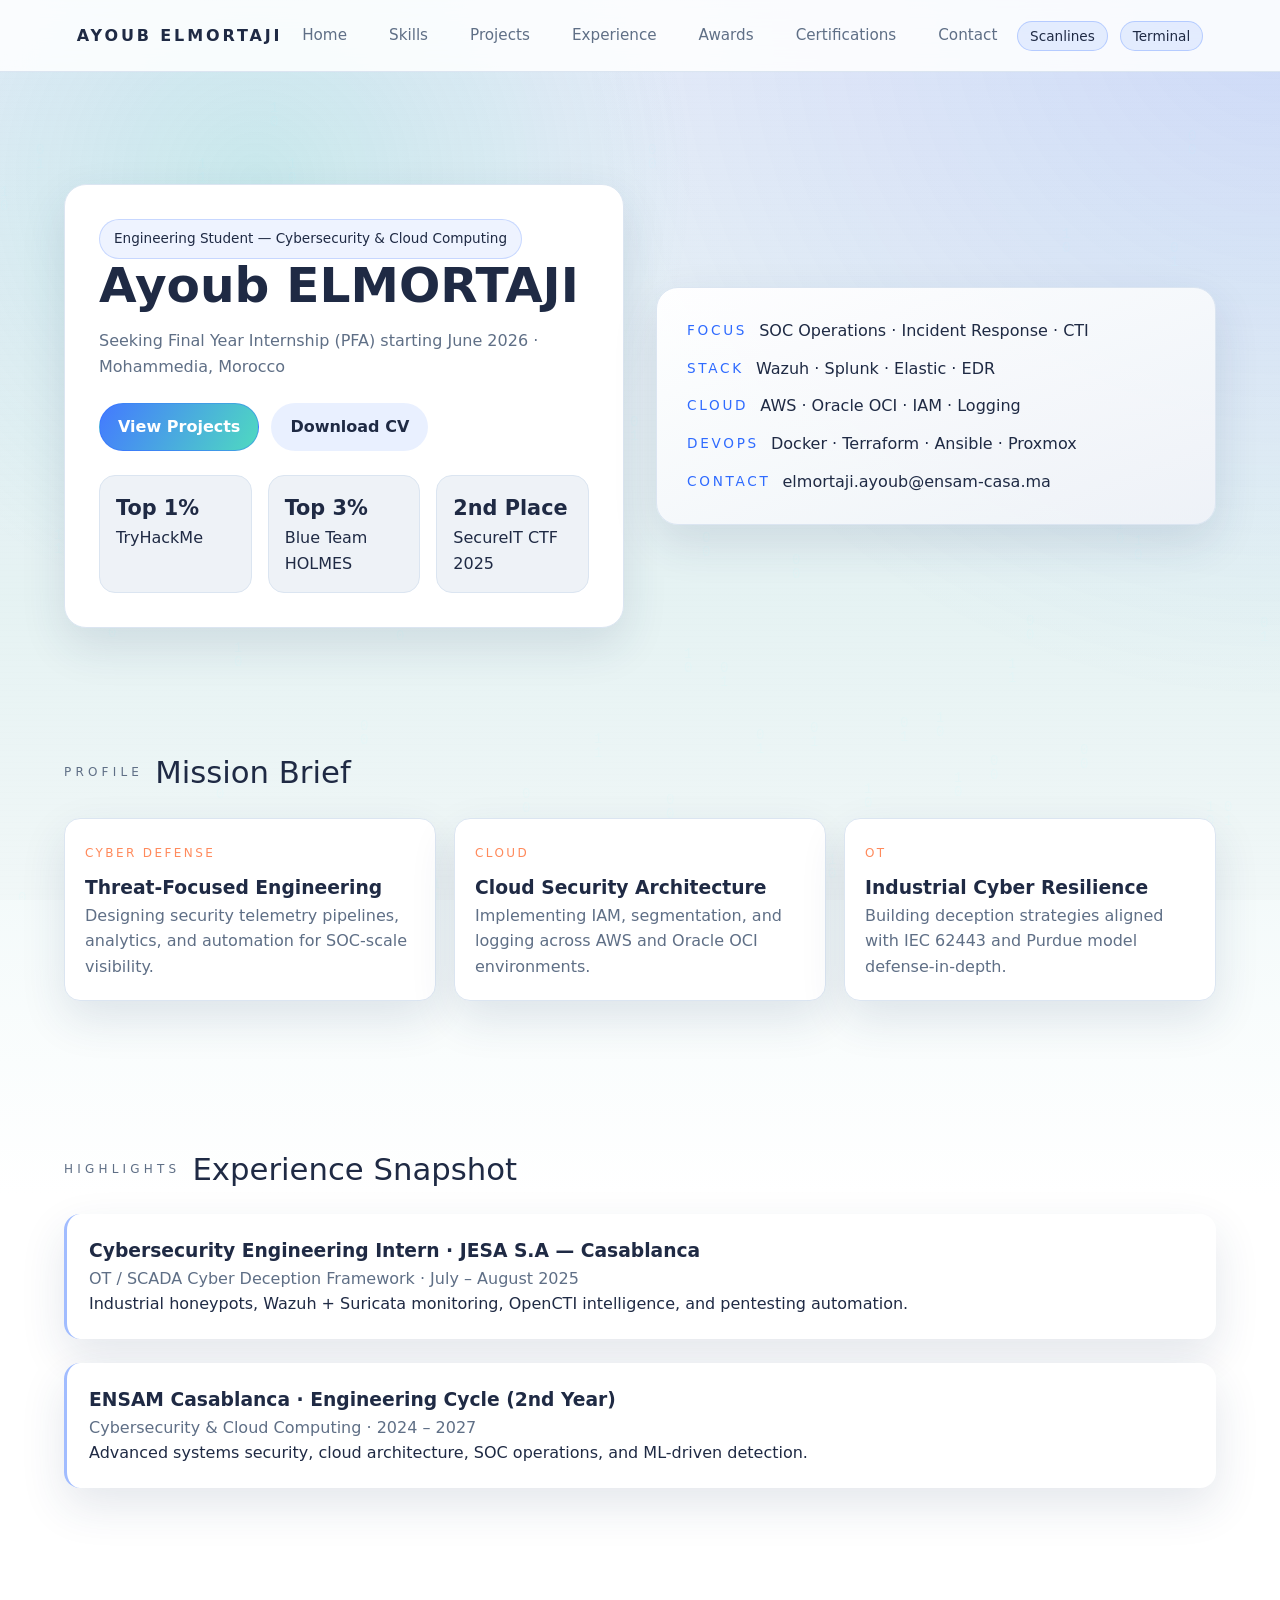
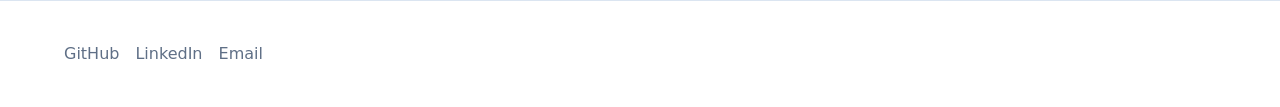
<file: index.html>
<!-- README: Cybersecurity & Cloud Computing portfolio for Ayoub ELMORTAJI. Open this file directly in your browser. -->
<!DOCTYPE html>
<html lang="en">
<head>
  <meta charset="UTF-8">
  <meta name="viewport" content="width=device-width, initial-scale=1.0">
  <meta name="description" content="Ayoub ELMORTAJI — Cybersecurity & Cloud Computing portfolio. SOC, cloud, and security engineering projects.">
  <meta name="keywords" content="cybersecurity, cloud computing, SOC, SIEM, OT, SCADA, portfolio">
  <meta name="author" content="Ayoub ELMORTAJI">
  <title>Ayoub ELMORTAJI | Cybersecurity & Cloud Computing</title>
  <link rel="stylesheet" href="assets/css/style.css">
</head>
<body>
  <a class="skip-link" href="#main">Skip to content</a>
  <canvas class="canvas-layer" data-canvas aria-hidden="true"></canvas>
  <div class="scanlines" aria-hidden="true"></div>

  <header class="navbar">
    <div class="brand">Ayoub ELMORTAJI</div>
    <nav aria-label="Primary">
      <div class="nav-links">
        <a href="index.html">Home</a>
        <a href="skills.html">Skills</a>
        <a href="projects.html">Projects</a>
        <a href="experience.html">Experience</a>
        <a href="awards.html">Awards</a>
        <a href="certifications.html">Certifications</a>
        <a href="contact.html">Contact</a>
      </div>
    </nav>
    <div class="nav-actions">
      <button class="nav-toggle" type="button" data-nav-toggle aria-label="Toggle navigation" aria-expanded="false">Menu</button>
      <button class="toggle" type="button" data-scanlines-toggle aria-label="Toggle scanlines">Scanlines</button>
      <button class="toggle" type="button" data-terminal-toggle aria-label="Toggle terminal mode">Terminal</button>
    </div>
  </header>

  <main id="main">
    <section class="container hero">
      <div class="hero-card">
        <p class="badge">Engineering Student — Cybersecurity & Cloud Computing</p>
        <h1 class="hero-title glitch" data-text="Ayoub ELMORTAJI">Ayoub ELMORTAJI</h1>
        <p class="hero-subtitle">Seeking Final Year Internship (PFA) starting June 2026 · Mohammedia, Morocco</p>
        <div class="cta-group">
          <a class="btn primary" href="projects.html">View Projects</a>
          <a class="btn" href="cv.pdf" download>Download CV</a>
        </div>
        <div class="hero-metrics">
          <div class="metric">
            <h3>Top 1%</h3>
            <p>TryHackMe</p>
          </div>
          <div class="metric">
            <h3>Top 3%</h3>
            <p>Blue Team HOLMES</p>
          </div>
          <div class="metric">
            <h3>2nd Place</h3>
            <p>SecureIT CTF 2025</p>
          </div>
        </div>
      </div>
      <div class="hero-visual">
        <ul>
          <li><span>FOCUS</span> SOC Operations · Incident Response · CTI</li>
          <li><span>STACK</span> Wazuh · Splunk · Elastic · EDR</li>
          <li><span>CLOUD</span> AWS · Oracle OCI · IAM · Logging</li>
          <li><span>DEVOPS</span> Docker · Terraform · Ansible · Proxmox</li>
          <li><span>CONTACT</span> elmortaji.ayoub@ensam-casa.ma</li>
        </ul>
      </div>
    </section>

    <section class="section">
      <div class="container">
        <div class="section-title"><span>Profile</span> Mission Brief</div>
        <div class="card-grid">
          <article class="card">
            <div class="tag">Cyber Defense</div>
            <h3>Threat-Focused Engineering</h3>
            <p class="muted">Designing security telemetry pipelines, analytics, and automation for SOC-scale visibility.</p>
          </article>
          <article class="card">
            <div class="tag">Cloud</div>
            <h3>Cloud Security Architecture</h3>
            <p class="muted">Implementing IAM, segmentation, and logging across AWS and Oracle OCI environments.</p>
          </article>
          <article class="card">
            <div class="tag">OT</div>
            <h3>Industrial Cyber Resilience</h3>
            <p class="muted">Building deception strategies aligned with IEC 62443 and Purdue model defense-in-depth.</p>
          </article>
        </div>
      </div>
    </section>

    <section class="section">
      <div class="container">
        <div class="section-title"><span>Highlights</span> Experience Snapshot</div>
        <div class="timeline">
          <div class="timeline-item">
            <h3>Cybersecurity Engineering Intern · JESA S.A — Casablanca</h3>
            <p class="muted">OT / SCADA Cyber Deception Framework · July – August 2025</p>
            <p>Industrial honeypots, Wazuh + Suricata monitoring, OpenCTI intelligence, and pentesting automation.</p>
          </div>
          <div class="timeline-item">
            <h3>ENSAM Casablanca · Engineering Cycle (2nd Year)</h3>
            <p class="muted">Cybersecurity & Cloud Computing · 2024 – 2027</p>
            <p>Advanced systems security, cloud architecture, SOC operations, and ML-driven detection.</p>
          </div>
        </div>
      </div>
    </section>
  </main>

  <footer class="footer">
    <div class="container footer-links">
      <a href="https://github.com/AyoubElmortaji" target="_blank" rel="noreferrer">GitHub</a>
      <a href="https://www.linkedin.com/in/ayoub-elmortaji-805ab1250" target="_blank" rel="noreferrer">LinkedIn</a>
      <a href="mailto:elmortaji.ayoub@ensam-casa.ma">Email</a>
    </div>
  </footer>

  <div class="terminal-overlay" role="dialog" aria-label="Terminal mode">
    <div class="terminal-header">
      Terminal Mode
      <span>ESC</span>
    </div>
    <div class="terminal-body" data-terminal-body></div>
    <div class="terminal-input">
      <span>&gt;</span>
      <input type="text" data-terminal-input aria-label="Terminal input" placeholder="Type a command">
    </div>
  </div>

  <div class="palette" role="dialog" aria-label="Command palette">
    <div class="palette-panel">
      <input type="text" data-palette-input placeholder="Type to navigate..." aria-label="Command palette input">
      <div class="palette-results" data-palette-results></div>
    </div>
  </div>

  <script src="assets/js/main.js"></script>
</body>
</html>
</file>
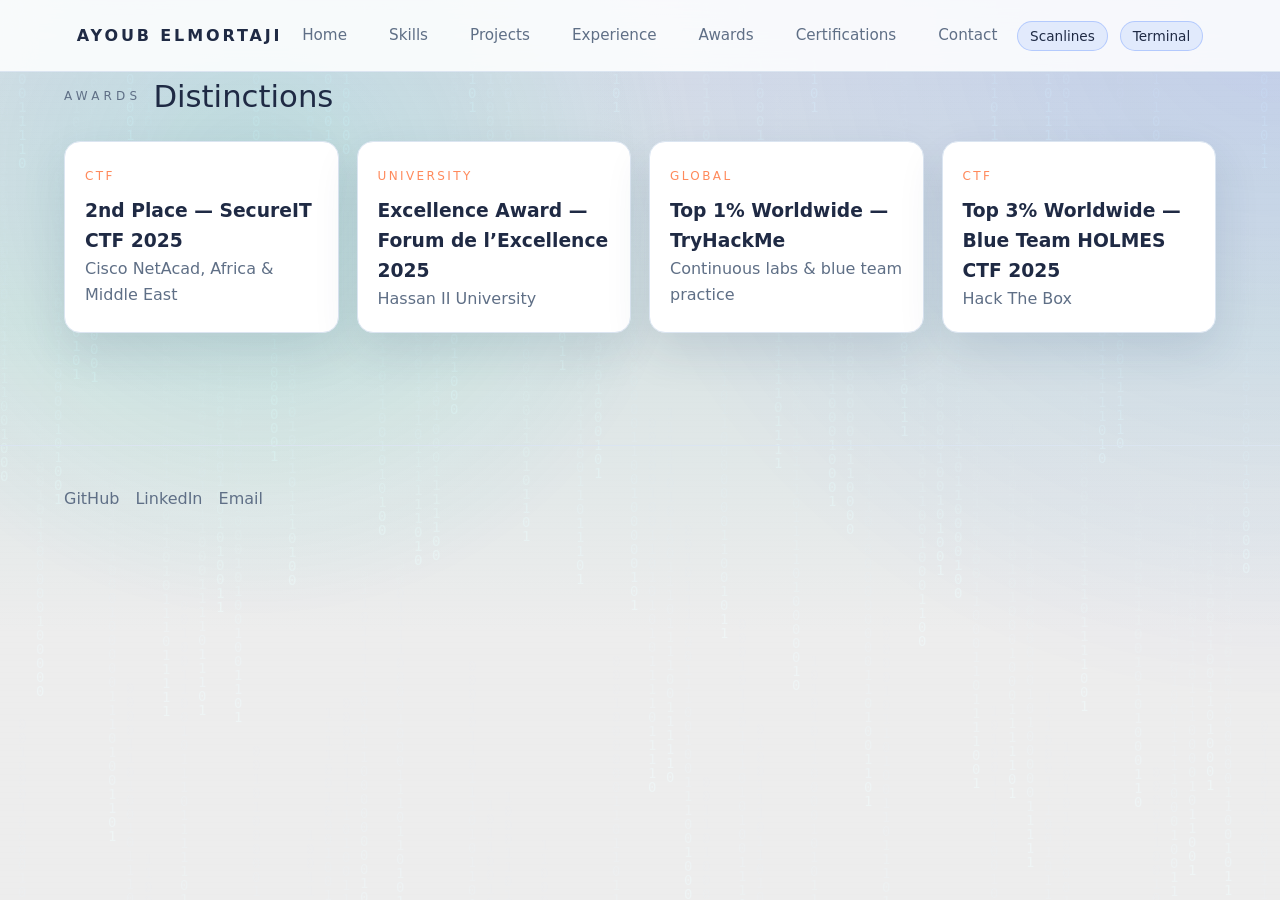
<file: awards.html>
<!DOCTYPE html>
<html lang="en">
<head>
  <meta charset="UTF-8">
  <meta name="viewport" content="width=device-width, initial-scale=1.0">
  <meta name="description" content="Awards and distinctions achieved by Ayoub ELMORTAJI.">
  <title>Awards | Ayoub ELMORTAJI</title>
  <link rel="stylesheet" href="assets/css/style.css">
</head>
<body>
  <a class="skip-link" href="#main">Skip to content</a>
  <canvas class="canvas-layer" data-canvas aria-hidden="true"></canvas>
  <div class="scanlines" aria-hidden="true"></div>

  <header class="navbar">
    <div class="brand">Ayoub ELMORTAJI</div>
    <nav aria-label="Primary">
      <div class="nav-links">
        <a href="index.html">Home</a>
        <a href="skills.html">Skills</a>
        <a href="projects.html">Projects</a>
        <a href="experience.html">Experience</a>
        <a href="awards.html">Awards</a>
        <a href="certifications.html">Certifications</a>
        <a href="contact.html">Contact</a>
      </div>
    </nav>
    <div class="nav-actions">
      <button class="nav-toggle" type="button" data-nav-toggle aria-label="Toggle navigation" aria-expanded="false">Menu</button>
      <button class="toggle" type="button" data-scanlines-toggle aria-label="Toggle scanlines">Scanlines</button>
      <button class="toggle" type="button" data-terminal-toggle aria-label="Toggle terminal mode">Terminal</button>
    </div>
  </header>

  <main id="main" class="section">
    <div class="container">
      <div class="section-title"><span>Awards</span> Distinctions</div>
      <div class="card-grid">
        <article class="card">
          <div class="tag">CTF</div>
          <h3>2nd Place — SecureIT CTF 2025</h3>
          <p class="muted">Cisco NetAcad, Africa & Middle East</p>
        </article>
        <article class="card">
          <div class="tag">University</div>
          <h3>Excellence Award — Forum de l’Excellence 2025</h3>
          <p class="muted">Hassan II University</p>
        </article>
        <article class="card">
          <div class="tag">Global</div>
          <h3>Top 1% Worldwide — TryHackMe</h3>
          <p class="muted">Continuous labs & blue team practice</p>
        </article>
        <article class="card">
          <div class="tag">CTF</div>
          <h3>Top 3% Worldwide — Blue Team HOLMES CTF 2025</h3>
          <p class="muted">Hack The Box</p>
        </article>
      </div>
    </div>
  </main>

  <footer class="footer">
    <div class="container footer-links">
      <a href="https://github.com/AyoubElmortaji" target="_blank" rel="noreferrer">GitHub</a>
      <a href="https://www.linkedin.com/in/ayoub-elmortaji-805ab1250" target="_blank" rel="noreferrer">LinkedIn</a>
      <a href="mailto:elmortaji.ayoub@ensam-casa.ma">Email</a>
    </div>
  </footer>

  <div class="terminal-overlay" role="dialog" aria-label="Terminal mode">
    <div class="terminal-header">
      Terminal Mode
      <span>ESC</span>
    </div>
    <div class="terminal-body" data-terminal-body></div>
    <div class="terminal-input">
      <span>&gt;</span>
      <input type="text" data-terminal-input aria-label="Terminal input" placeholder="Type a command">
    </div>
  </div>

  <div class="palette" role="dialog" aria-label="Command palette">
    <div class="palette-panel">
      <input type="text" data-palette-input placeholder="Type to navigate..." aria-label="Command palette input">
      <div class="palette-results" data-palette-results></div>
    </div>
  </div>

  <script src="assets/js/main.js"></script>
</body>
</html>
</file>
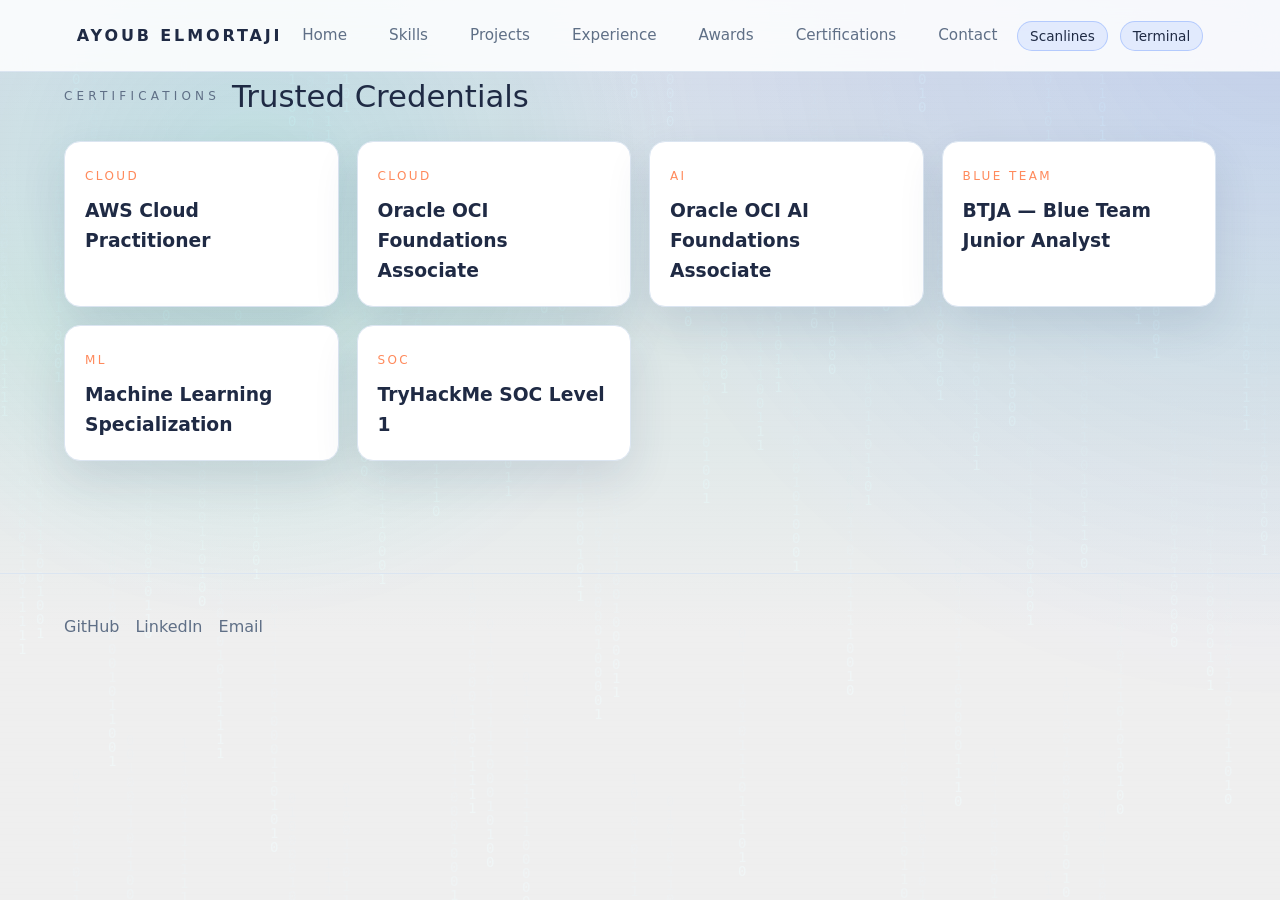
<file: certifications.html>
<!DOCTYPE html>
<html lang="en">
<head>
  <meta charset="UTF-8">
  <meta name="viewport" content="width=device-width, initial-scale=1.0">
  <meta name="description" content="Certifications earned by Ayoub ELMORTAJI in cloud and cybersecurity.">
  <title>Certifications | Ayoub ELMORTAJI</title>
  <link rel="stylesheet" href="assets/css/style.css">
</head>
<body>
  <a class="skip-link" href="#main">Skip to content</a>
  <canvas class="canvas-layer" data-canvas aria-hidden="true"></canvas>
  <div class="scanlines" aria-hidden="true"></div>

  <header class="navbar">
    <div class="brand">Ayoub ELMORTAJI</div>
    <nav aria-label="Primary">
      <div class="nav-links">
        <a href="index.html">Home</a>
        <a href="skills.html">Skills</a>
        <a href="projects.html">Projects</a>
        <a href="experience.html">Experience</a>
        <a href="awards.html">Awards</a>
        <a href="certifications.html">Certifications</a>
        <a href="contact.html">Contact</a>
      </div>
    </nav>
    <div class="nav-actions">
      <button class="nav-toggle" type="button" data-nav-toggle aria-label="Toggle navigation" aria-expanded="false">Menu</button>
      <button class="toggle" type="button" data-scanlines-toggle aria-label="Toggle scanlines">Scanlines</button>
      <button class="toggle" type="button" data-terminal-toggle aria-label="Toggle terminal mode">Terminal</button>
    </div>
  </header>

  <main id="main" class="section">
    <div class="container">
      <div class="section-title"><span>Certifications</span> Trusted Credentials</div>
      <div class="card-grid">
        <article class="card">
          <div class="tag">Cloud</div>
          <h3>AWS Cloud Practitioner</h3>
        </article>
        <article class="card">
          <div class="tag">Cloud</div>
          <h3>Oracle OCI Foundations Associate</h3>
        </article>
        <article class="card">
          <div class="tag">AI</div>
          <h3>Oracle OCI AI Foundations Associate</h3>
        </article>
        <article class="card">
          <div class="tag">Blue Team</div>
          <h3>BTJA — Blue Team Junior Analyst</h3>
        </article>
        <article class="card">
          <div class="tag">ML</div>
          <h3>Machine Learning Specialization</h3>
        </article>
        <article class="card">
          <div class="tag">SOC</div>
          <h3>TryHackMe SOC Level 1</h3>
        </article>
      </div>
    </div>
  </main>

  <footer class="footer">
    <div class="container footer-links">
      <a href="https://github.com/AyoubElmortaji" target="_blank" rel="noreferrer">GitHub</a>
      <a href="https://www.linkedin.com/in/ayoub-elmortaji-805ab1250" target="_blank" rel="noreferrer">LinkedIn</a>
      <a href="mailto:elmortaji.ayoub@ensam-casa.ma">Email</a>
    </div>
  </footer>

  <div class="terminal-overlay" role="dialog" aria-label="Terminal mode">
    <div class="terminal-header">
      Terminal Mode
      <span>ESC</span>
    </div>
    <div class="terminal-body" data-terminal-body></div>
    <div class="terminal-input">
      <span>&gt;</span>
      <input type="text" data-terminal-input aria-label="Terminal input" placeholder="Type a command">
    </div>
  </div>

  <div class="palette" role="dialog" aria-label="Command palette">
    <div class="palette-panel">
      <input type="text" data-palette-input placeholder="Type to navigate..." aria-label="Command palette input">
      <div class="palette-results" data-palette-results></div>
    </div>
  </div>

  <script src="assets/js/main.js"></script>
</body>
</html>
</file>
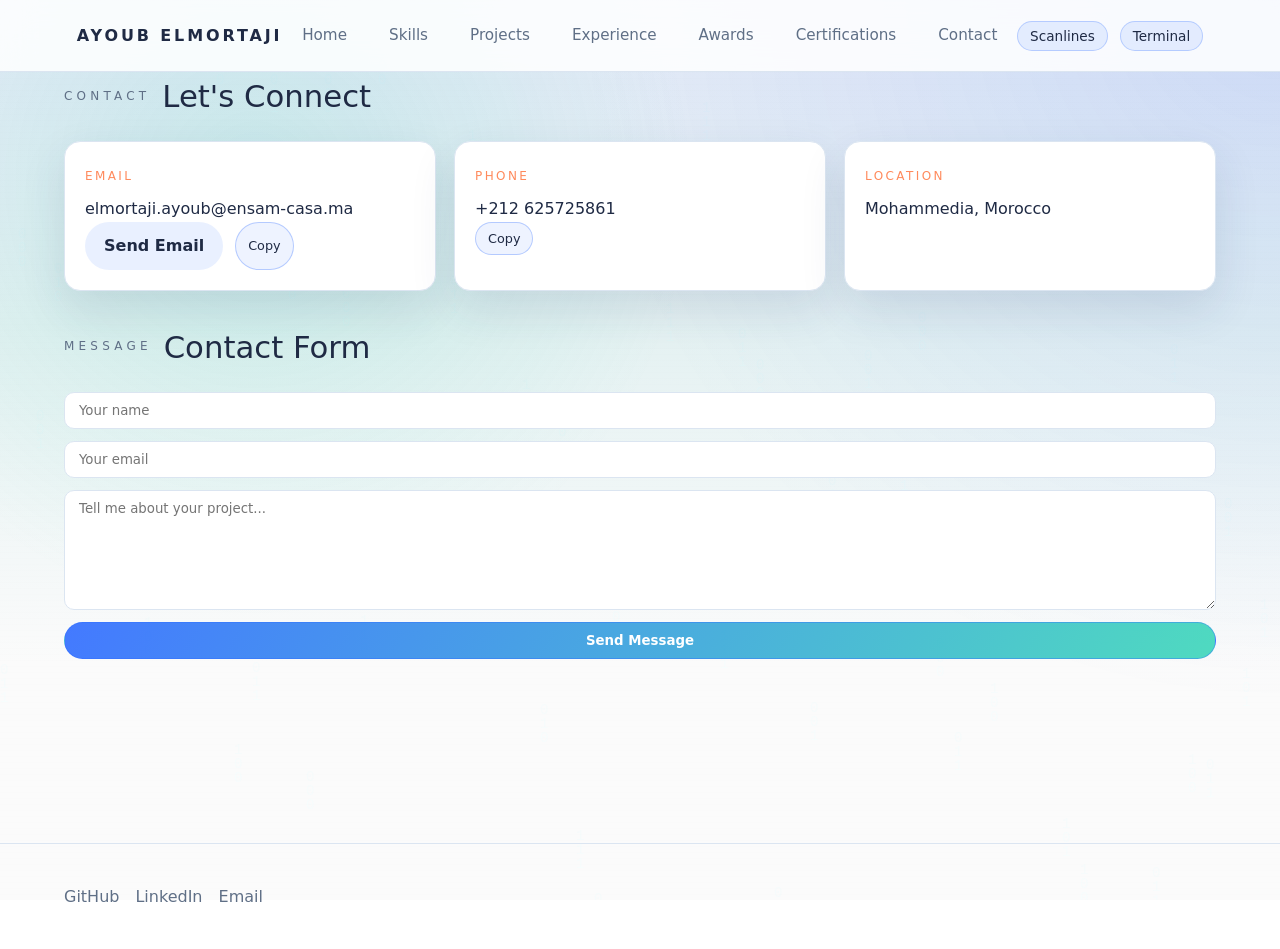
<file: contact.html>
<!DOCTYPE html>
<html lang="en">
<head>
  <meta charset="UTF-8">
  <meta name="viewport" content="width=device-width, initial-scale=1.0">
  <meta name="description" content="Contact Ayoub ELMORTAJI for cybersecurity and cloud opportunities.">
  <title>Contact | Ayoub ELMORTAJI</title>
  <link rel="stylesheet" href="assets/css/style.css">
</head>
<body>
  <a class="skip-link" href="#main">Skip to content</a>
  <canvas class="canvas-layer" data-canvas aria-hidden="true"></canvas>
  <div class="scanlines" aria-hidden="true"></div>

  <header class="navbar">
    <div class="brand">Ayoub ELMORTAJI</div>
    <nav aria-label="Primary">
      <div class="nav-links">
        <a href="index.html">Home</a>
        <a href="skills.html">Skills</a>
        <a href="projects.html">Projects</a>
        <a href="experience.html">Experience</a>
        <a href="awards.html">Awards</a>
        <a href="certifications.html">Certifications</a>
        <a href="contact.html">Contact</a>
      </div>
    </nav>
    <div class="nav-actions">
      <button class="nav-toggle" type="button" data-nav-toggle aria-label="Toggle navigation" aria-expanded="false">Menu</button>
      <button class="toggle" type="button" data-scanlines-toggle aria-label="Toggle scanlines">Scanlines</button>
      <button class="toggle" type="button" data-terminal-toggle aria-label="Toggle terminal mode">Terminal</button>
    </div>
  </header>

  <main id="main" class="section">
    <div class="container">
      <div class="section-title"><span>Contact</span> Let's Connect</div>
      <div class="card-grid">
        <article class="card">
          <div class="tag">Email</div>
          <p>elmortaji.ayoub@ensam-casa.ma</p>
          <div class="cta-group">
            <a class="btn" href="mailto:elmortaji.ayoub@ensam-casa.ma">Send Email</a>
            <button class="copy-btn" type="button" data-copy="elmortaji.ayoub@ensam-casa.ma">Copy</button>
          </div>
        </article>
        <article class="card">
          <div class="tag">Phone</div>
          <p>+212 625725861</p>
          <button class="copy-btn" type="button" data-copy="+212 625725861">Copy</button>
        </article>
        <article class="card">
          <div class="tag">Location</div>
          <p>Mohammedia, Morocco</p>
        </article>
      </div>

      <div class="section" style="padding-top: 32px;">
        <div class="section-title"><span>Message</span> Contact Form</div>
        <form class="form" aria-label="Contact form">
          <input class="input" type="text" name="name" placeholder="Your name" aria-label="Name">
          <input class="input" type="email" name="email" placeholder="Your email" aria-label="Email">
          <textarea class="input" name="message" placeholder="Tell me about your project..." aria-label="Message"></textarea>
          <button class="btn primary" type="submit">Send Message</button>
        </form>
      </div>
    </div>
  </main>

  <footer class="footer">
    <div class="container footer-links">
      <a href="https://github.com/AyoubElmortaji" target="_blank" rel="noreferrer">GitHub</a>
      <a href="https://www.linkedin.com/in/ayoub-elmortaji-805ab1250" target="_blank" rel="noreferrer">LinkedIn</a>
      <a href="mailto:elmortaji.ayoub@ensam-casa.ma">Email</a>
    </div>
  </footer>

  <div class="terminal-overlay" role="dialog" aria-label="Terminal mode">
    <div class="terminal-header">
      Terminal Mode
      <span>ESC</span>
    </div>
    <div class="terminal-body" data-terminal-body></div>
    <div class="terminal-input">
      <span>&gt;</span>
      <input type="text" data-terminal-input aria-label="Terminal input" placeholder="Type a command">
    </div>
  </div>

  <div class="palette" role="dialog" aria-label="Command palette">
    <div class="palette-panel">
      <input type="text" data-palette-input placeholder="Type to navigate..." aria-label="Command palette input">
      <div class="palette-results" data-palette-results></div>
    </div>
  </div>

  <script src="assets/js/main.js"></script>
</body>
</html>
</file>
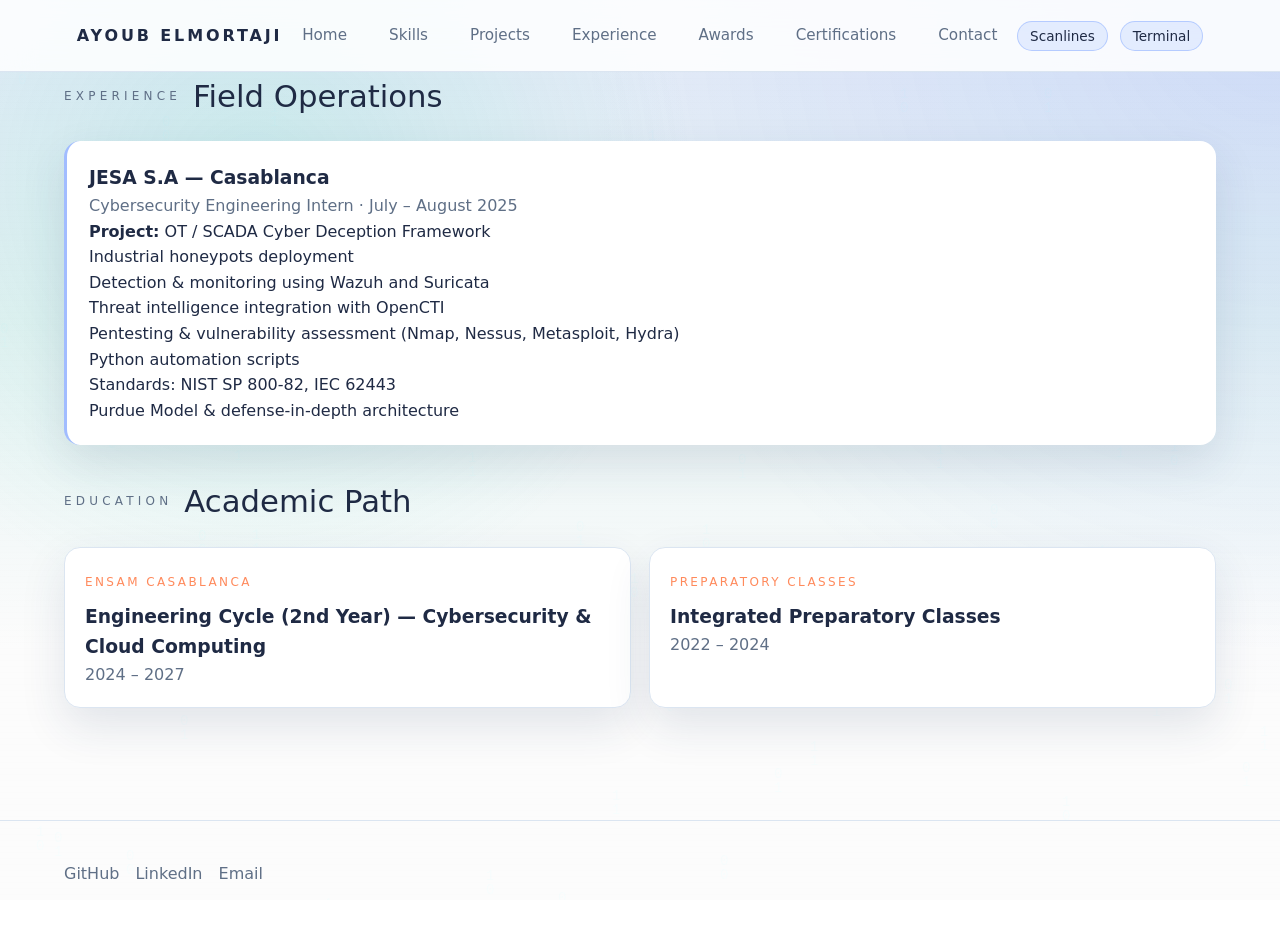
<file: experience.html>
<!DOCTYPE html>
<html lang="en">
<head>
  <meta charset="UTF-8">
  <meta name="viewport" content="width=device-width, initial-scale=1.0">
  <meta name="description" content="Experience of Ayoub ELMORTAJI in cybersecurity and OT security.">
  <title>Experience | Ayoub ELMORTAJI</title>
  <link rel="stylesheet" href="assets/css/style.css">
</head>
<body>
  <a class="skip-link" href="#main">Skip to content</a>
  <canvas class="canvas-layer" data-canvas aria-hidden="true"></canvas>
  <div class="scanlines" aria-hidden="true"></div>

  <header class="navbar">
    <div class="brand">Ayoub ELMORTAJI</div>
    <nav aria-label="Primary">
      <div class="nav-links">
        <a href="index.html">Home</a>
        <a href="skills.html">Skills</a>
        <a href="projects.html">Projects</a>
        <a href="experience.html">Experience</a>
        <a href="awards.html">Awards</a>
        <a href="certifications.html">Certifications</a>
        <a href="contact.html">Contact</a>
      </div>
    </nav>
    <div class="nav-actions">
      <button class="nav-toggle" type="button" data-nav-toggle aria-label="Toggle navigation" aria-expanded="false">Menu</button>
      <button class="toggle" type="button" data-scanlines-toggle aria-label="Toggle scanlines">Scanlines</button>
      <button class="toggle" type="button" data-terminal-toggle aria-label="Toggle terminal mode">Terminal</button>
    </div>
  </header>

  <main id="main" class="section">
    <div class="container">
      <div class="section-title"><span>Experience</span> Field Operations</div>
      <div class="timeline">
        <div class="timeline-item">
          <h3>JESA S.A — Casablanca</h3>
          <p class="muted">Cybersecurity Engineering Intern · July – August 2025</p>
          <p><strong>Project:</strong> OT / SCADA Cyber Deception Framework</p>
          <ul>
            <li>Industrial honeypots deployment</li>
            <li>Detection & monitoring using Wazuh and Suricata</li>
            <li>Threat intelligence integration with OpenCTI</li>
            <li>Pentesting & vulnerability assessment (Nmap, Nessus, Metasploit, Hydra)</li>
            <li>Python automation scripts</li>
            <li>Standards: NIST SP 800-82, IEC 62443</li>
            <li>Purdue Model & defense-in-depth architecture</li>
          </ul>
        </div>
      </div>

      <div class="section-title" style="margin-top: 32px;"><span>Education</span> Academic Path</div>
      <div class="card-grid">
        <article class="card">
          <div class="tag">ENSAM Casablanca</div>
          <h3>Engineering Cycle (2nd Year) — Cybersecurity & Cloud Computing</h3>
          <p class="muted">2024 – 2027</p>
        </article>
        <article class="card">
          <div class="tag">Preparatory Classes</div>
          <h3>Integrated Preparatory Classes</h3>
          <p class="muted">2022 – 2024</p>
        </article>
      </div>
    </div>
  </main>

  <footer class="footer">
    <div class="container footer-links">
      <a href="https://github.com/AyoubElmortaji" target="_blank" rel="noreferrer">GitHub</a>
      <a href="https://www.linkedin.com/in/ayoub-elmortaji-805ab1250" target="_blank" rel="noreferrer">LinkedIn</a>
      <a href="mailto:elmortaji.ayoub@ensam-casa.ma">Email</a>
    </div>
  </footer>

  <div class="terminal-overlay" role="dialog" aria-label="Terminal mode">
    <div class="terminal-header">
      Terminal Mode
      <span>ESC</span>
    </div>
    <div class="terminal-body" data-terminal-body></div>
    <div class="terminal-input">
      <span>&gt;</span>
      <input type="text" data-terminal-input aria-label="Terminal input" placeholder="Type a command">
    </div>
  </div>

  <div class="palette" role="dialog" aria-label="Command palette">
    <div class="palette-panel">
      <input type="text" data-palette-input placeholder="Type to navigate..." aria-label="Command palette input">
      <div class="palette-results" data-palette-results></div>
    </div>
  </div>

  <script src="assets/js/main.js"></script>
</body>
</html>
</file>
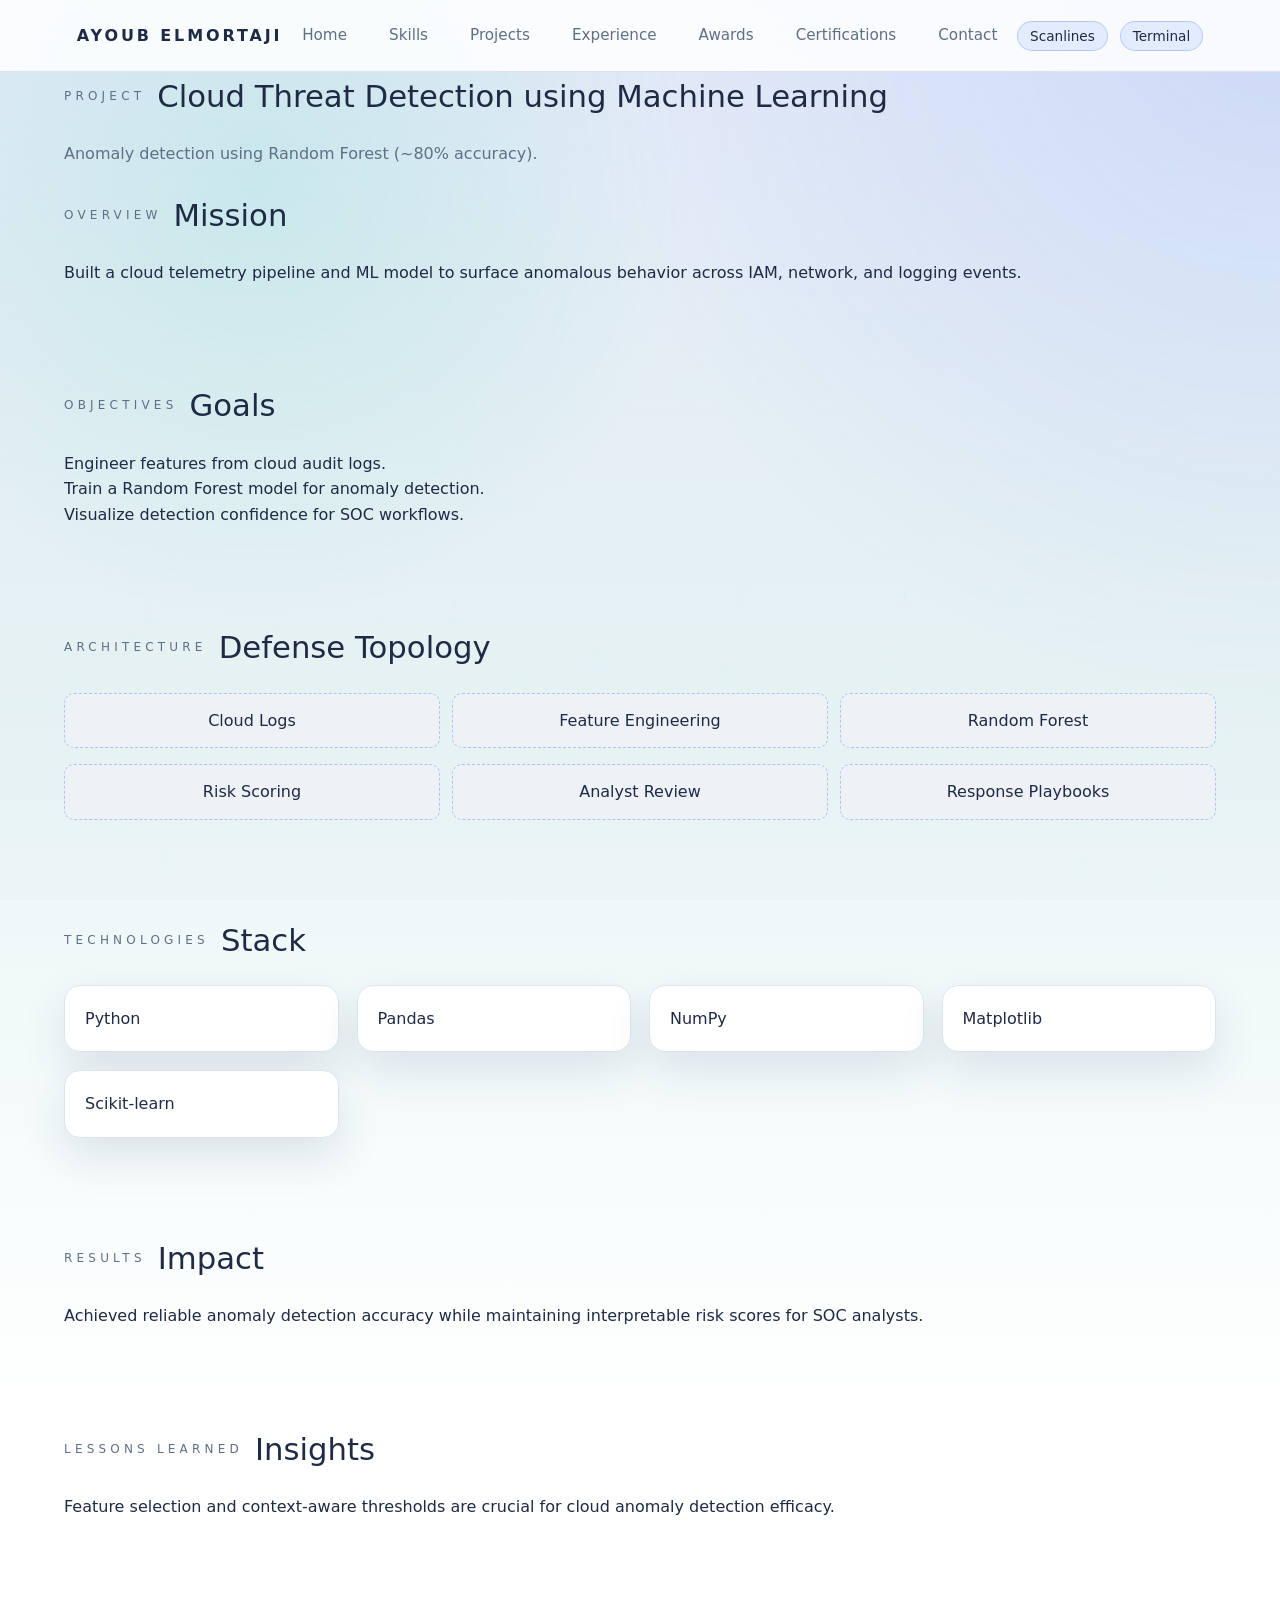
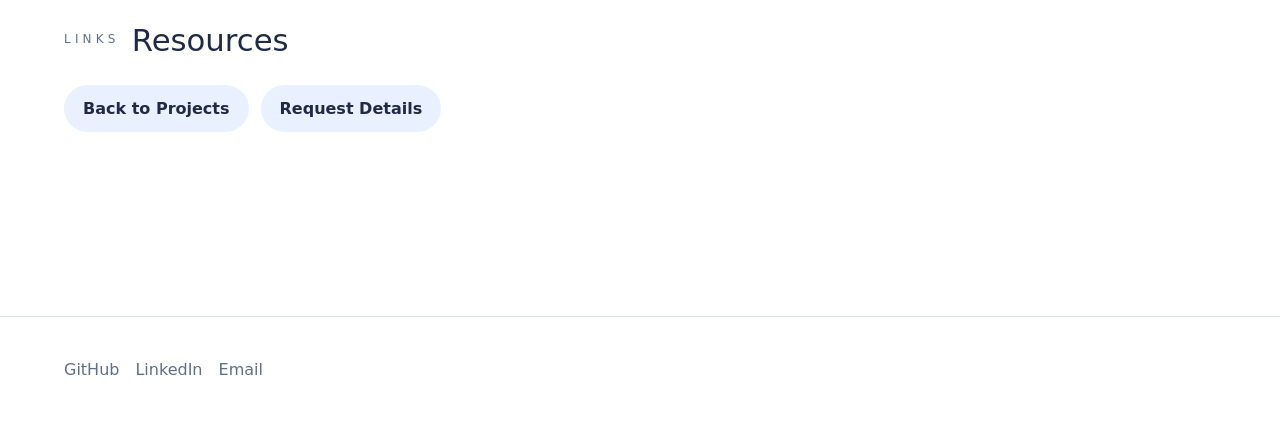
<file: project-cloud-ml.html>
<!DOCTYPE html>
<html lang="en">
<head>
  <meta charset="UTF-8">
  <meta name="viewport" content="width=device-width, initial-scale=1.0">
  <meta name="description" content="Cloud Threat Detection using Machine Learning case study by Ayoub ELMORTAJI.">
  <title>Cloud Threat Detection ML | Ayoub ELMORTAJI</title>
  <link rel="stylesheet" href="assets/css/style.css">
</head>
<body>
  <a class="skip-link" href="#main">Skip to content</a>
  <canvas class="canvas-layer" data-canvas aria-hidden="true"></canvas>
  <div class="scanlines" aria-hidden="true"></div>

  <header class="navbar">
    <div class="brand">Ayoub ELMORTAJI</div>
    <nav aria-label="Primary">
      <div class="nav-links">
        <a href="index.html">Home</a>
        <a href="skills.html">Skills</a>
        <a href="projects.html">Projects</a>
        <a href="experience.html">Experience</a>
        <a href="awards.html">Awards</a>
        <a href="certifications.html">Certifications</a>
        <a href="contact.html">Contact</a>
      </div>
    </nav>
    <div class="nav-actions">
      <button class="nav-toggle" type="button" data-nav-toggle aria-label="Toggle navigation" aria-expanded="false">Menu</button>
      <button class="toggle" type="button" data-scanlines-toggle aria-label="Toggle scanlines">Scanlines</button>
      <button class="toggle" type="button" data-terminal-toggle aria-label="Toggle terminal mode">Terminal</button>
    </div>
  </header>

  <main id="main" class="section">
    <div class="container">
      <div class="section-title"><span>Project</span> Cloud Threat Detection using Machine Learning</div>
      <p class="muted">Anomaly detection using Random Forest (~80% accuracy).</p>

      <div class="section" style="padding-top: 24px;">
        <div class="section-title"><span>Overview</span> Mission</div>
        <p>Built a cloud telemetry pipeline and ML model to surface anomalous behavior across IAM, network, and logging events.</p>
      </div>

      <div class="section" style="padding-top: 24px;">
        <div class="section-title"><span>Objectives</span> Goals</div>
        <ul>
          <li>Engineer features from cloud audit logs.</li>
          <li>Train a Random Forest model for anomaly detection.</li>
          <li>Visualize detection confidence for SOC workflows.</li>
        </ul>
      </div>

      <div class="section" style="padding-top: 24px;">
        <div class="section-title"><span>Architecture</span> Defense Topology</div>
        <div class="architecture">
          <div class="architecture-row">
            <div class="architecture-node">Cloud Logs</div>
            <div class="architecture-node">Feature Engineering</div>
            <div class="architecture-node">Random Forest</div>
          </div>
          <div class="architecture-row">
            <div class="architecture-node">Risk Scoring</div>
            <div class="architecture-node">Analyst Review</div>
            <div class="architecture-node">Response Playbooks</div>
          </div>
        </div>
      </div>

      <div class="section" style="padding-top: 24px;">
        <div class="section-title"><span>Technologies</span> Stack</div>
        <div class="card-grid">
          <div class="card">Python</div>
          <div class="card">Pandas</div>
          <div class="card">NumPy</div>
          <div class="card">Matplotlib</div>
          <div class="card">Scikit-learn</div>
        </div>
      </div>

      <div class="section" style="padding-top: 24px;">
        <div class="section-title"><span>Results</span> Impact</div>
        <p>Achieved reliable anomaly detection accuracy while maintaining interpretable risk scores for SOC analysts.</p>
      </div>

      <div class="section" style="padding-top: 24px;">
        <div class="section-title"><span>Lessons Learned</span> Insights</div>
        <p>Feature selection and context-aware thresholds are crucial for cloud anomaly detection efficacy.</p>
      </div>

      <div class="section" style="padding-top: 24px;">
        <div class="section-title"><span>Links</span> Resources</div>
        <div class="cta-group">
          <a class="btn" href="projects.html">Back to Projects</a>
          <a class="btn" href="contact.html">Request Details</a>
        </div>
      </div>
    </div>
  </main>

  <footer class="footer">
    <div class="container footer-links">
      <a href="https://github.com/AyoubElmortaji" target="_blank" rel="noreferrer">GitHub</a>
      <a href="https://www.linkedin.com/in/ayoub-elmortaji-805ab1250" target="_blank" rel="noreferrer">LinkedIn</a>
      <a href="mailto:elmortaji.ayoub@ensam-casa.ma">Email</a>
    </div>
  </footer>

  <div class="terminal-overlay" role="dialog" aria-label="Terminal mode">
    <div class="terminal-header">
      Terminal Mode
      <span>ESC</span>
    </div>
    <div class="terminal-body" data-terminal-body></div>
    <div class="terminal-input">
      <span>&gt;</span>
      <input type="text" data-terminal-input aria-label="Terminal input" placeholder="Type a command">
    </div>
  </div>

  <div class="palette" role="dialog" aria-label="Command palette">
    <div class="palette-panel">
      <input type="text" data-palette-input placeholder="Type to navigate..." aria-label="Command palette input">
      <div class="palette-results" data-palette-results></div>
    </div>
  </div>

  <script src="assets/js/main.js"></script>
</body>
</html>
</file>
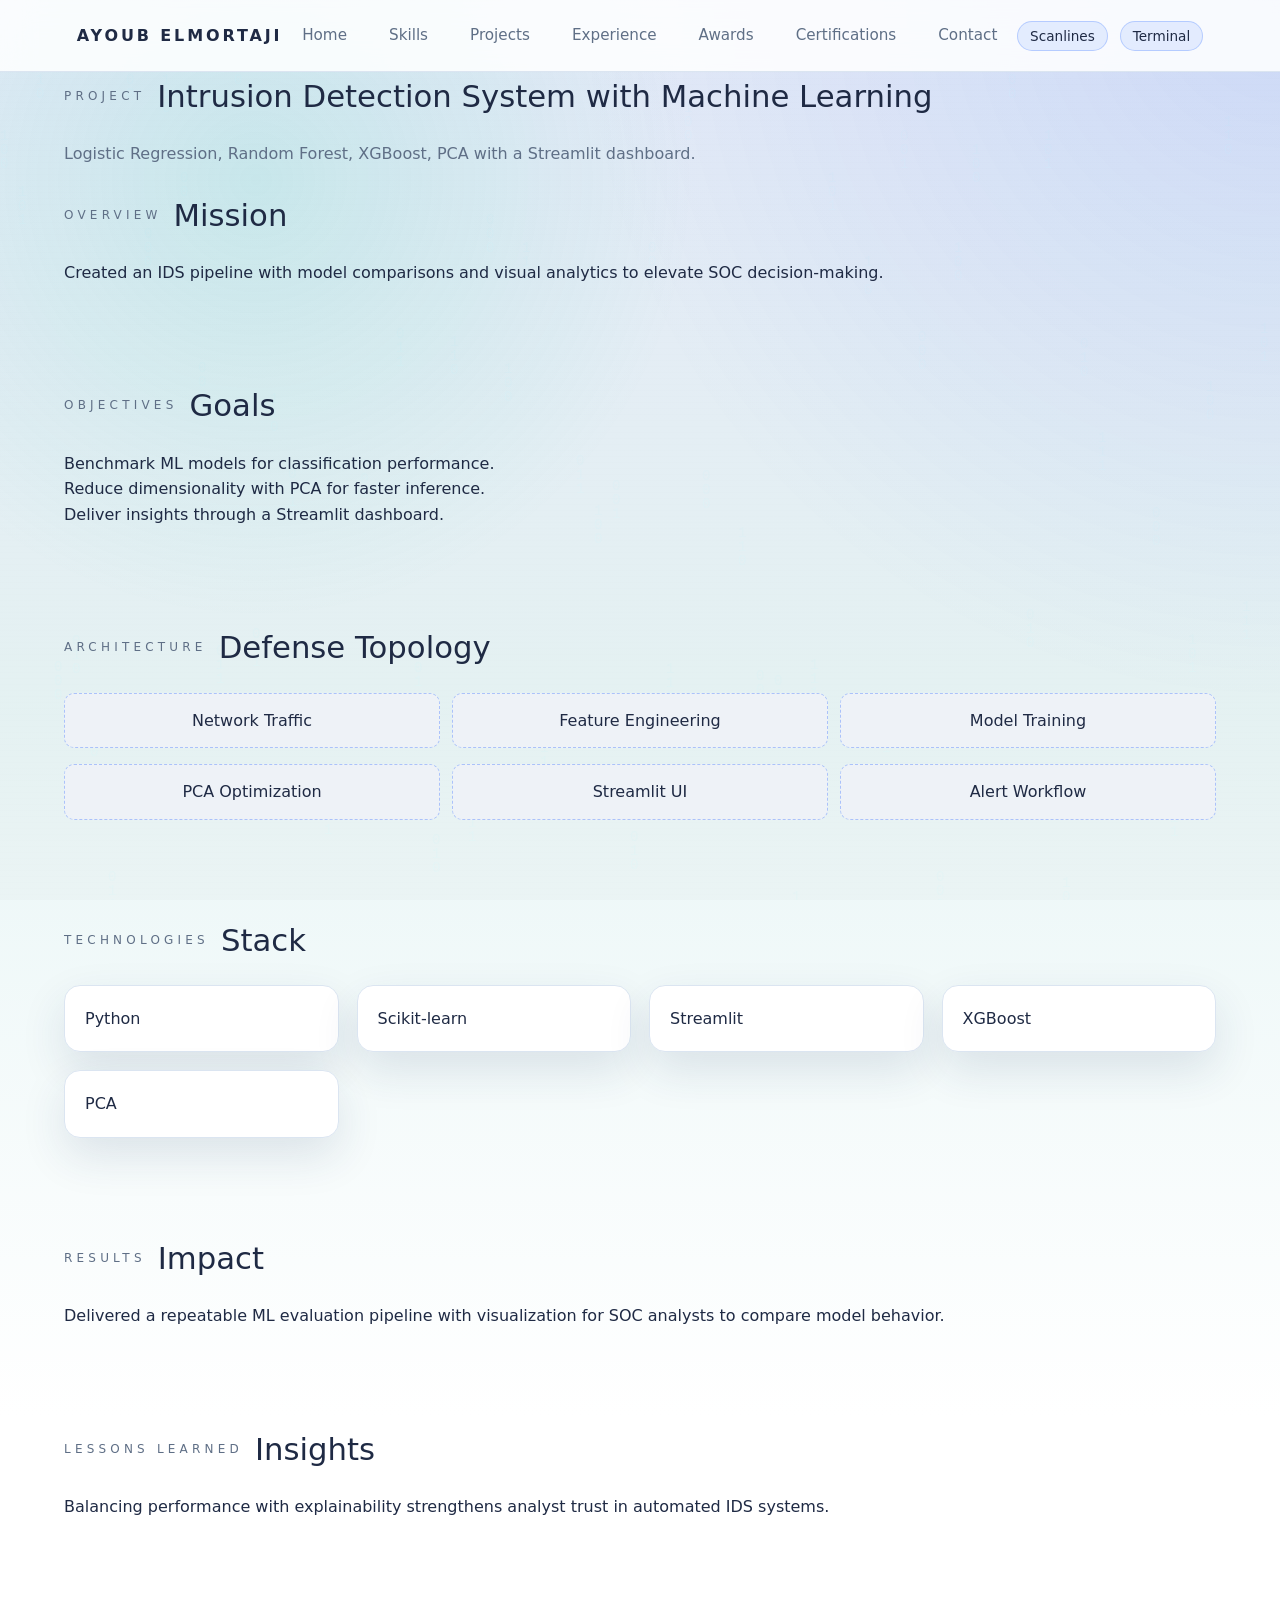
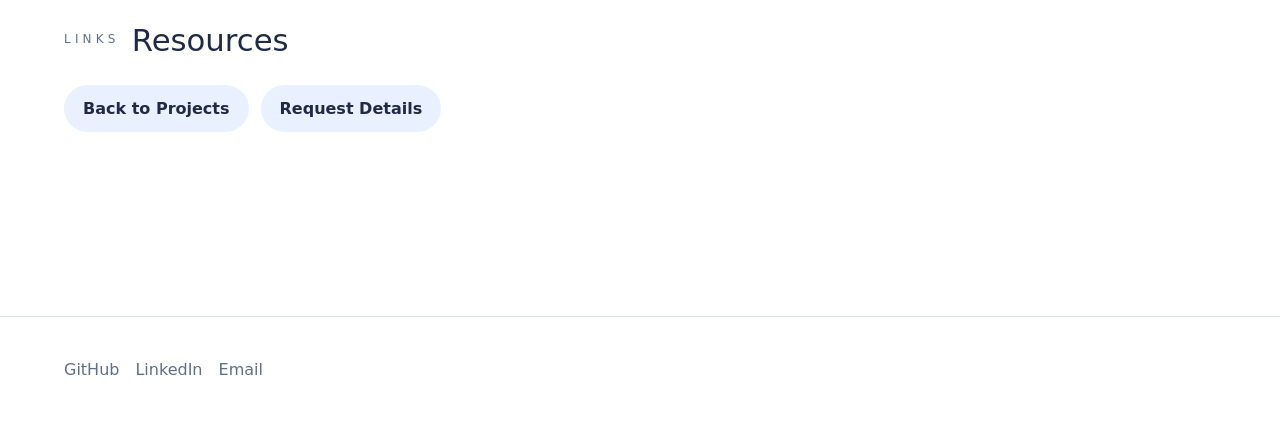
<file: project-ids-ml.html>
<!DOCTYPE html>
<html lang="en">
<head>
  <meta charset="UTF-8">
  <meta name="viewport" content="width=device-width, initial-scale=1.0">
  <meta name="description" content="Intrusion Detection System with Machine Learning case study by Ayoub ELMORTAJI.">
  <title>IDS with Machine Learning | Ayoub ELMORTAJI</title>
  <link rel="stylesheet" href="assets/css/style.css">
</head>
<body>
  <a class="skip-link" href="#main">Skip to content</a>
  <canvas class="canvas-layer" data-canvas aria-hidden="true"></canvas>
  <div class="scanlines" aria-hidden="true"></div>

  <header class="navbar">
    <div class="brand">Ayoub ELMORTAJI</div>
    <nav aria-label="Primary">
      <div class="nav-links">
        <a href="index.html">Home</a>
        <a href="skills.html">Skills</a>
        <a href="projects.html">Projects</a>
        <a href="experience.html">Experience</a>
        <a href="awards.html">Awards</a>
        <a href="certifications.html">Certifications</a>
        <a href="contact.html">Contact</a>
      </div>
    </nav>
    <div class="nav-actions">
      <button class="nav-toggle" type="button" data-nav-toggle aria-label="Toggle navigation" aria-expanded="false">Menu</button>
      <button class="toggle" type="button" data-scanlines-toggle aria-label="Toggle scanlines">Scanlines</button>
      <button class="toggle" type="button" data-terminal-toggle aria-label="Toggle terminal mode">Terminal</button>
    </div>
  </header>

  <main id="main" class="section">
    <div class="container">
      <div class="section-title"><span>Project</span> Intrusion Detection System with Machine Learning</div>
      <p class="muted">Logistic Regression, Random Forest, XGBoost, PCA with a Streamlit dashboard.</p>

      <div class="section" style="padding-top: 24px;">
        <div class="section-title"><span>Overview</span> Mission</div>
        <p>Created an IDS pipeline with model comparisons and visual analytics to elevate SOC decision-making.</p>
      </div>

      <div class="section" style="padding-top: 24px;">
        <div class="section-title"><span>Objectives</span> Goals</div>
        <ul>
          <li>Benchmark ML models for classification performance.</li>
          <li>Reduce dimensionality with PCA for faster inference.</li>
          <li>Deliver insights through a Streamlit dashboard.</li>
        </ul>
      </div>

      <div class="section" style="padding-top: 24px;">
        <div class="section-title"><span>Architecture</span> Defense Topology</div>
        <div class="architecture">
          <div class="architecture-row">
            <div class="architecture-node">Network Traffic</div>
            <div class="architecture-node">Feature Engineering</div>
            <div class="architecture-node">Model Training</div>
          </div>
          <div class="architecture-row">
            <div class="architecture-node">PCA Optimization</div>
            <div class="architecture-node">Streamlit UI</div>
            <div class="architecture-node">Alert Workflow</div>
          </div>
        </div>
      </div>

      <div class="section" style="padding-top: 24px;">
        <div class="section-title"><span>Technologies</span> Stack</div>
        <div class="card-grid">
          <div class="card">Python</div>
          <div class="card">Scikit-learn</div>
          <div class="card">Streamlit</div>
          <div class="card">XGBoost</div>
          <div class="card">PCA</div>
        </div>
      </div>

      <div class="section" style="padding-top: 24px;">
        <div class="section-title"><span>Results</span> Impact</div>
        <p>Delivered a repeatable ML evaluation pipeline with visualization for SOC analysts to compare model behavior.</p>
      </div>

      <div class="section" style="padding-top: 24px;">
        <div class="section-title"><span>Lessons Learned</span> Insights</div>
        <p>Balancing performance with explainability strengthens analyst trust in automated IDS systems.</p>
      </div>

      <div class="section" style="padding-top: 24px;">
        <div class="section-title"><span>Links</span> Resources</div>
        <div class="cta-group">
          <a class="btn" href="projects.html">Back to Projects</a>
          <a class="btn" href="contact.html">Request Details</a>
        </div>
      </div>
    </div>
  </main>

  <footer class="footer">
    <div class="container footer-links">
      <a href="https://github.com/AyoubElmortaji" target="_blank" rel="noreferrer">GitHub</a>
      <a href="https://www.linkedin.com/in/ayoub-elmortaji-805ab1250" target="_blank" rel="noreferrer">LinkedIn</a>
      <a href="mailto:elmortaji.ayoub@ensam-casa.ma">Email</a>
    </div>
  </footer>

  <div class="terminal-overlay" role="dialog" aria-label="Terminal mode">
    <div class="terminal-header">
      Terminal Mode
      <span>ESC</span>
    </div>
    <div class="terminal-body" data-terminal-body></div>
    <div class="terminal-input">
      <span>&gt;</span>
      <input type="text" data-terminal-input aria-label="Terminal input" placeholder="Type a command">
    </div>
  </div>

  <div class="palette" role="dialog" aria-label="Command palette">
    <div class="palette-panel">
      <input type="text" data-palette-input placeholder="Type to navigate..." aria-label="Command palette input">
      <div class="palette-results" data-palette-results></div>
    </div>
  </div>

  <script src="assets/js/main.js"></script>
</body>
</html>
</file>
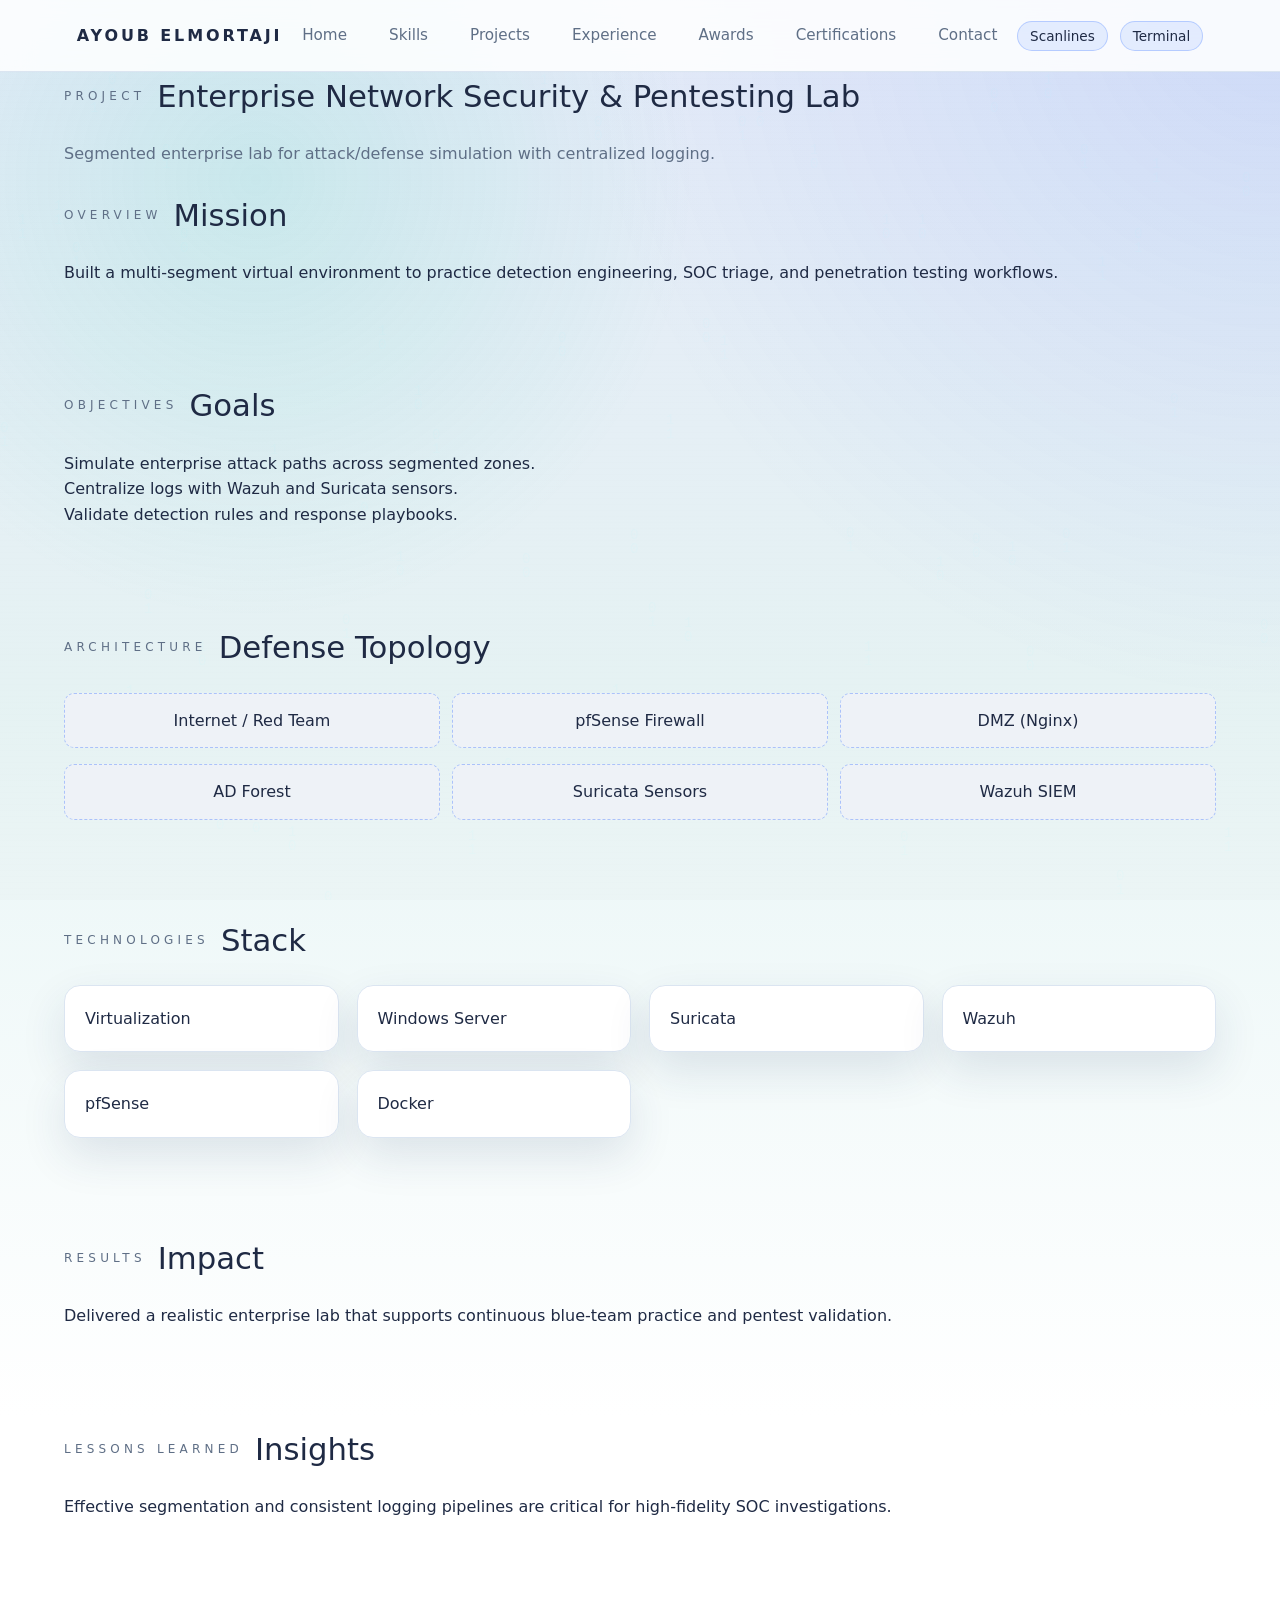
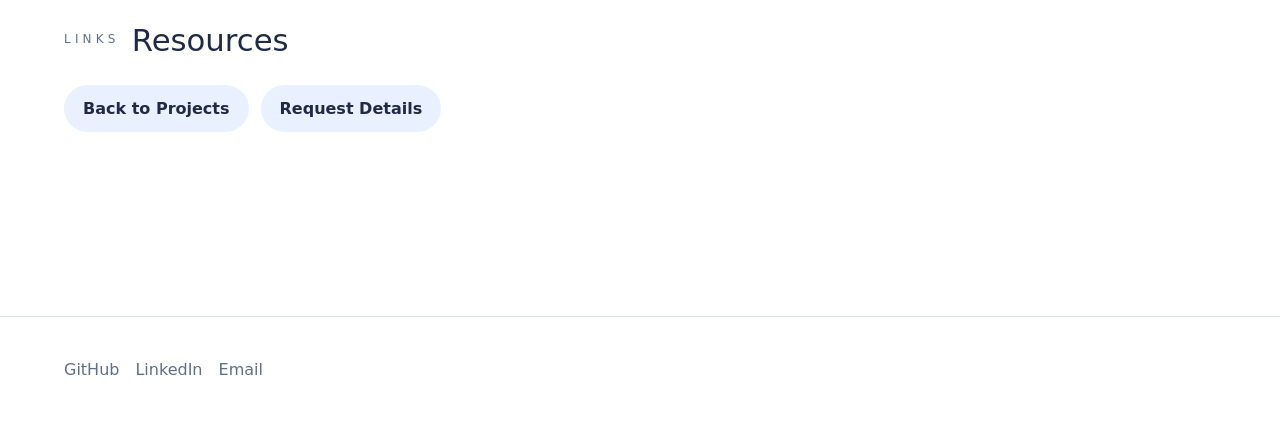
<file: project-network-lab.html>
<!DOCTYPE html>
<html lang="en">
<head>
  <meta charset="UTF-8">
  <meta name="viewport" content="width=device-width, initial-scale=1.0">
  <meta name="description" content="Enterprise Network Security & Pentesting Lab case study by Ayoub ELMORTAJI.">
  <title>Enterprise Network Security Lab | Ayoub ELMORTAJI</title>
  <link rel="stylesheet" href="assets/css/style.css">
</head>
<body>
  <a class="skip-link" href="#main">Skip to content</a>
  <canvas class="canvas-layer" data-canvas aria-hidden="true"></canvas>
  <div class="scanlines" aria-hidden="true"></div>

  <header class="navbar">
    <div class="brand">Ayoub ELMORTAJI</div>
    <nav aria-label="Primary">
      <div class="nav-links">
        <a href="index.html">Home</a>
        <a href="skills.html">Skills</a>
        <a href="projects.html">Projects</a>
        <a href="experience.html">Experience</a>
        <a href="awards.html">Awards</a>
        <a href="certifications.html">Certifications</a>
        <a href="contact.html">Contact</a>
      </div>
    </nav>
    <div class="nav-actions">
      <button class="nav-toggle" type="button" data-nav-toggle aria-label="Toggle navigation" aria-expanded="false">Menu</button>
      <button class="toggle" type="button" data-scanlines-toggle aria-label="Toggle scanlines">Scanlines</button>
      <button class="toggle" type="button" data-terminal-toggle aria-label="Toggle terminal mode">Terminal</button>
    </div>
  </header>

  <main id="main" class="section">
    <div class="container">
      <div class="section-title"><span>Project</span> Enterprise Network Security & Pentesting Lab</div>
      <p class="muted">Segmented enterprise lab for attack/defense simulation with centralized logging.</p>

      <div class="section" style="padding-top: 24px;">
        <div class="section-title"><span>Overview</span> Mission</div>
        <p>Built a multi-segment virtual environment to practice detection engineering, SOC triage, and penetration testing workflows.</p>
      </div>

      <div class="section" style="padding-top: 24px;">
        <div class="section-title"><span>Objectives</span> Goals</div>
        <ul>
          <li>Simulate enterprise attack paths across segmented zones.</li>
          <li>Centralize logs with Wazuh and Suricata sensors.</li>
          <li>Validate detection rules and response playbooks.</li>
        </ul>
      </div>

      <div class="section" style="padding-top: 24px;">
        <div class="section-title"><span>Architecture</span> Defense Topology</div>
        <div class="architecture">
          <div class="architecture-row">
            <div class="architecture-node">Internet / Red Team</div>
            <div class="architecture-node">pfSense Firewall</div>
            <div class="architecture-node">DMZ (Nginx)</div>
          </div>
          <div class="architecture-row">
            <div class="architecture-node">AD Forest</div>
            <div class="architecture-node">Suricata Sensors</div>
            <div class="architecture-node">Wazuh SIEM</div>
          </div>
        </div>
      </div>

      <div class="section" style="padding-top: 24px;">
        <div class="section-title"><span>Technologies</span> Stack</div>
        <div class="card-grid">
          <div class="card">Virtualization</div>
          <div class="card">Windows Server</div>
          <div class="card">Suricata</div>
          <div class="card">Wazuh</div>
          <div class="card">pfSense</div>
          <div class="card">Docker</div>
        </div>
      </div>

      <div class="section" style="padding-top: 24px;">
        <div class="section-title"><span>Results</span> Impact</div>
        <p>Delivered a realistic enterprise lab that supports continuous blue-team practice and pentest validation.</p>
      </div>

      <div class="section" style="padding-top: 24px;">
        <div class="section-title"><span>Lessons Learned</span> Insights</div>
        <p>Effective segmentation and consistent logging pipelines are critical for high-fidelity SOC investigations.</p>
      </div>

      <div class="section" style="padding-top: 24px;">
        <div class="section-title"><span>Links</span> Resources</div>
        <div class="cta-group">
          <a class="btn" href="projects.html">Back to Projects</a>
          <a class="btn" href="contact.html">Request Details</a>
        </div>
      </div>
    </div>
  </main>

  <footer class="footer">
    <div class="container footer-links">
      <a href="https://github.com/AyoubElmortaji" target="_blank" rel="noreferrer">GitHub</a>
      <a href="https://www.linkedin.com/in/ayoub-elmortaji-805ab1250" target="_blank" rel="noreferrer">LinkedIn</a>
      <a href="mailto:elmortaji.ayoub@ensam-casa.ma">Email</a>
    </div>
  </footer>

  <div class="terminal-overlay" role="dialog" aria-label="Terminal mode">
    <div class="terminal-header">
      Terminal Mode
      <span>ESC</span>
    </div>
    <div class="terminal-body" data-terminal-body></div>
    <div class="terminal-input">
      <span>&gt;</span>
      <input type="text" data-terminal-input aria-label="Terminal input" placeholder="Type a command">
    </div>
  </div>

  <div class="palette" role="dialog" aria-label="Command palette">
    <div class="palette-panel">
      <input type="text" data-palette-input placeholder="Type to navigate..." aria-label="Command palette input">
      <div class="palette-results" data-palette-results></div>
    </div>
  </div>

  <script src="assets/js/main.js"></script>
</body>
</html>
</file>
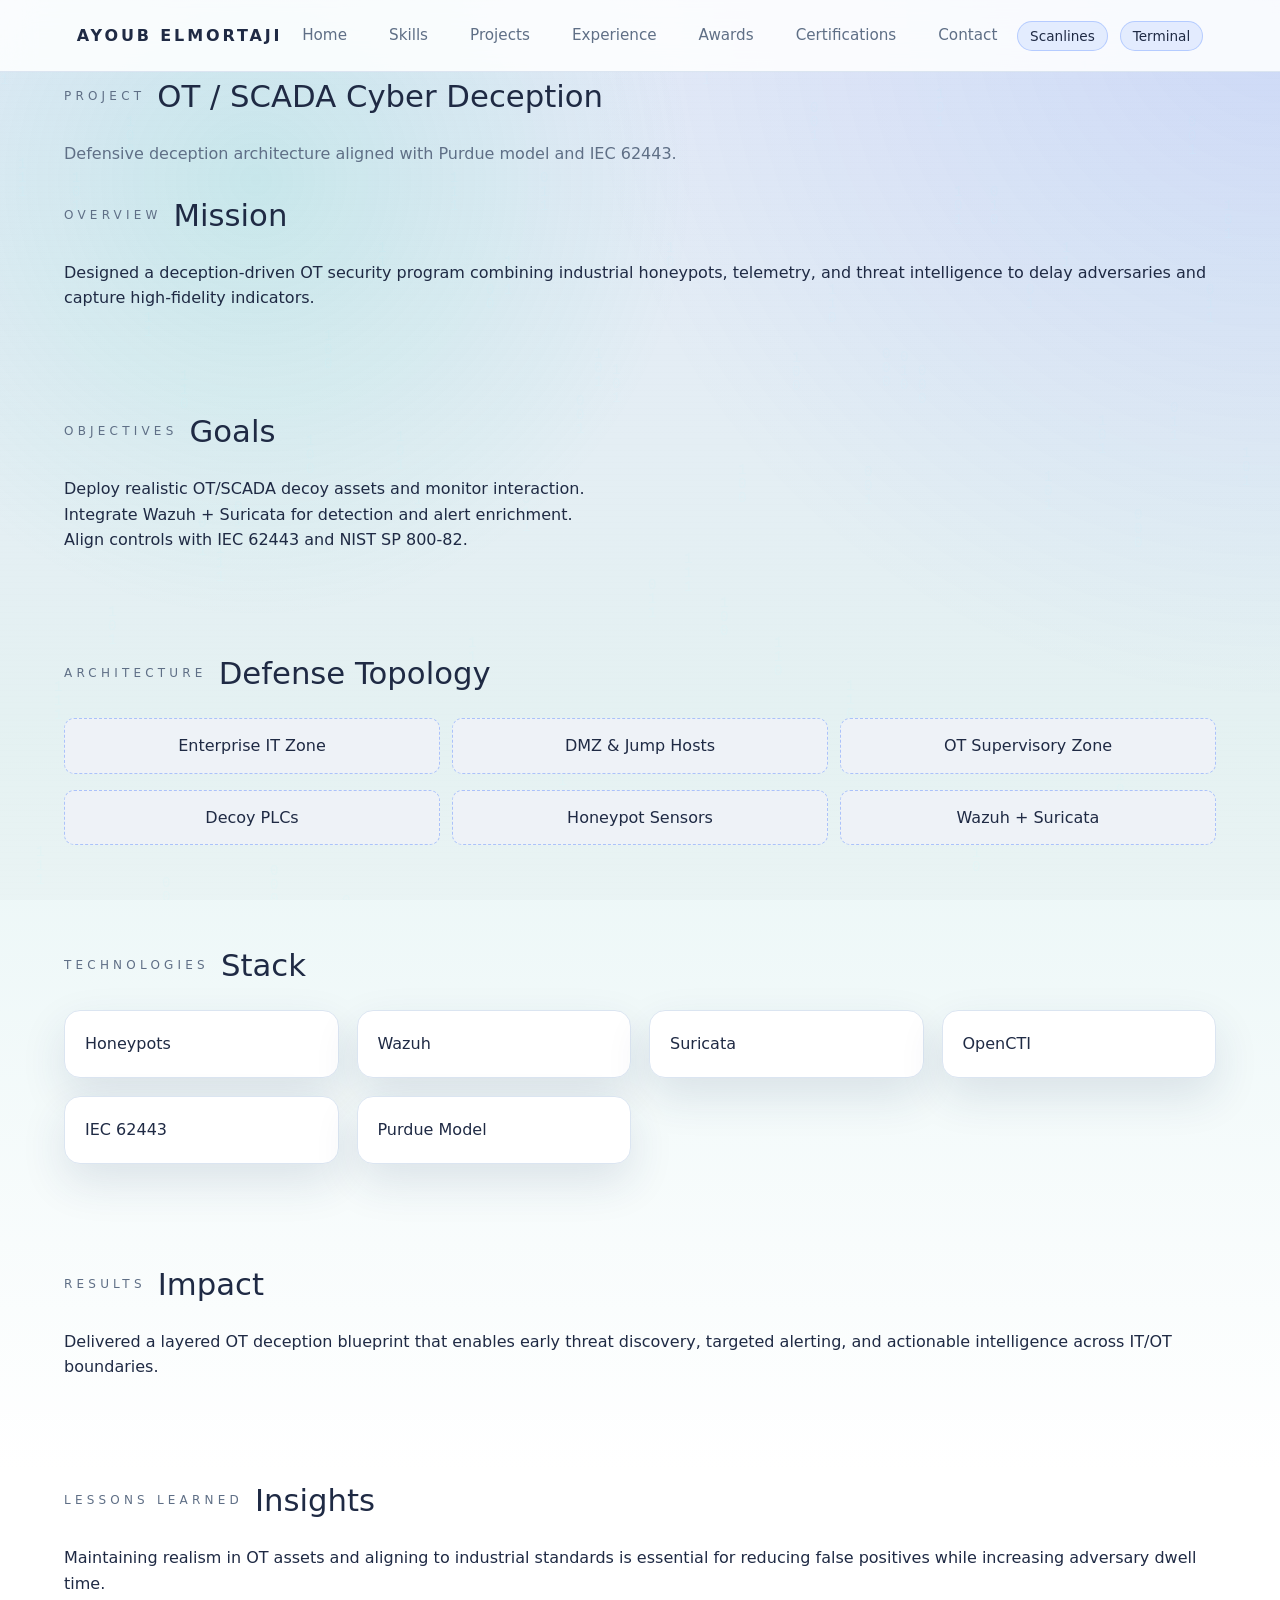
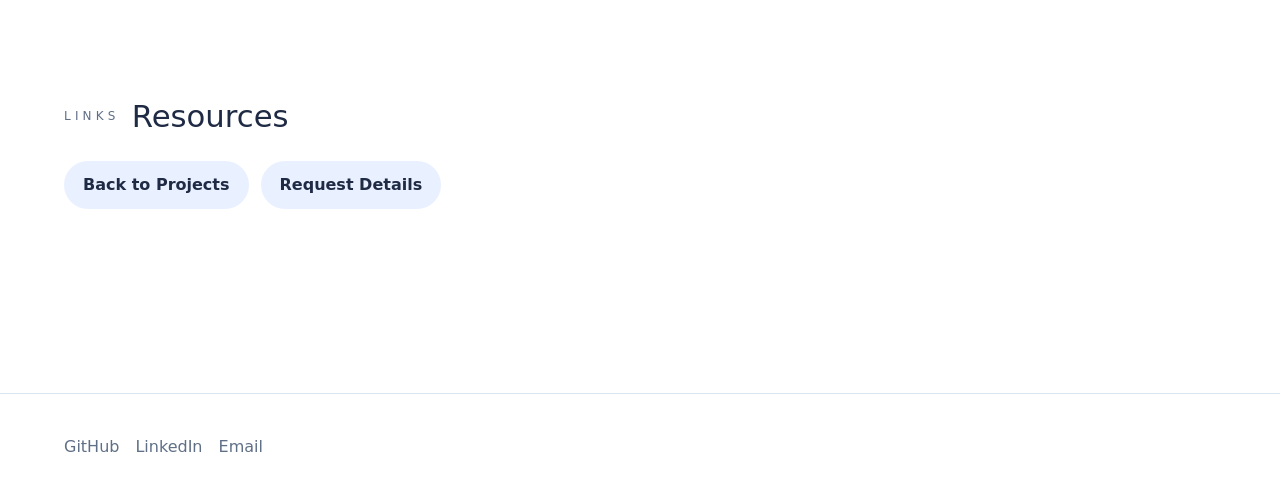
<file: project-ot-deception.html>
<!DOCTYPE html>
<html lang="en">
<head>
  <meta charset="UTF-8">
  <meta name="viewport" content="width=device-width, initial-scale=1.0">
  <meta name="description" content="OT / SCADA Cyber Deception case study by Ayoub ELMORTAJI.">
  <title>OT / SCADA Cyber Deception | Ayoub ELMORTAJI</title>
  <link rel="stylesheet" href="assets/css/style.css">
</head>
<body>
  <a class="skip-link" href="#main">Skip to content</a>
  <canvas class="canvas-layer" data-canvas aria-hidden="true"></canvas>
  <div class="scanlines" aria-hidden="true"></div>

  <header class="navbar">
    <div class="brand">Ayoub ELMORTAJI</div>
    <nav aria-label="Primary">
      <div class="nav-links">
        <a href="index.html">Home</a>
        <a href="skills.html">Skills</a>
        <a href="projects.html">Projects</a>
        <a href="experience.html">Experience</a>
        <a href="awards.html">Awards</a>
        <a href="certifications.html">Certifications</a>
        <a href="contact.html">Contact</a>
      </div>
    </nav>
    <div class="nav-actions">
      <button class="nav-toggle" type="button" data-nav-toggle aria-label="Toggle navigation" aria-expanded="false">Menu</button>
      <button class="toggle" type="button" data-scanlines-toggle aria-label="Toggle scanlines">Scanlines</button>
      <button class="toggle" type="button" data-terminal-toggle aria-label="Toggle terminal mode">Terminal</button>
    </div>
  </header>

  <main id="main" class="section">
    <div class="container">
      <div class="section-title"><span>Project</span> OT / SCADA Cyber Deception</div>
      <p class="muted">Defensive deception architecture aligned with Purdue model and IEC 62443.</p>

      <div class="section" style="padding-top: 24px;">
        <div class="section-title"><span>Overview</span> Mission</div>
        <p>Designed a deception-driven OT security program combining industrial honeypots, telemetry, and threat intelligence to delay adversaries and capture high-fidelity indicators.</p>
      </div>

      <div class="section" style="padding-top: 24px;">
        <div class="section-title"><span>Objectives</span> Goals</div>
        <ul>
          <li>Deploy realistic OT/SCADA decoy assets and monitor interaction.</li>
          <li>Integrate Wazuh + Suricata for detection and alert enrichment.</li>
          <li>Align controls with IEC 62443 and NIST SP 800-82.</li>
        </ul>
      </div>

      <div class="section" style="padding-top: 24px;">
        <div class="section-title"><span>Architecture</span> Defense Topology</div>
        <div class="architecture">
          <div class="architecture-row">
            <div class="architecture-node">Enterprise IT Zone</div>
            <div class="architecture-node">DMZ & Jump Hosts</div>
            <div class="architecture-node">OT Supervisory Zone</div>
          </div>
          <div class="architecture-row">
            <div class="architecture-node">Decoy PLCs</div>
            <div class="architecture-node">Honeypot Sensors</div>
            <div class="architecture-node">Wazuh + Suricata</div>
          </div>
        </div>
      </div>

      <div class="section" style="padding-top: 24px;">
        <div class="section-title"><span>Technologies</span> Stack</div>
        <div class="card-grid">
          <div class="card">Honeypots</div>
          <div class="card">Wazuh</div>
          <div class="card">Suricata</div>
          <div class="card">OpenCTI</div>
          <div class="card">IEC 62443</div>
          <div class="card">Purdue Model</div>
        </div>
      </div>

      <div class="section" style="padding-top: 24px;">
        <div class="section-title"><span>Results</span> Impact</div>
        <p>Delivered a layered OT deception blueprint that enables early threat discovery, targeted alerting, and actionable intelligence across IT/OT boundaries.</p>
      </div>

      <div class="section" style="padding-top: 24px;">
        <div class="section-title"><span>Lessons Learned</span> Insights</div>
        <p>Maintaining realism in OT assets and aligning to industrial standards is essential for reducing false positives while increasing adversary dwell time.</p>
      </div>

      <div class="section" style="padding-top: 24px;">
        <div class="section-title"><span>Links</span> Resources</div>
        <div class="cta-group">
          <a class="btn" href="projects.html">Back to Projects</a>
          <a class="btn" href="contact.html">Request Details</a>
        </div>
      </div>
    </div>
  </main>

  <footer class="footer">
    <div class="container footer-links">
      <a href="https://github.com/AyoubElmortaji" target="_blank" rel="noreferrer">GitHub</a>
      <a href="https://www.linkedin.com/in/ayoub-elmortaji-805ab1250" target="_blank" rel="noreferrer">LinkedIn</a>
      <a href="mailto:elmortaji.ayoub@ensam-casa.ma">Email</a>
    </div>
  </footer>

  <div class="terminal-overlay" role="dialog" aria-label="Terminal mode">
    <div class="terminal-header">
      Terminal Mode
      <span>ESC</span>
    </div>
    <div class="terminal-body" data-terminal-body></div>
    <div class="terminal-input">
      <span>&gt;</span>
      <input type="text" data-terminal-input aria-label="Terminal input" placeholder="Type a command">
    </div>
  </div>

  <div class="palette" role="dialog" aria-label="Command palette">
    <div class="palette-panel">
      <input type="text" data-palette-input placeholder="Type to navigate..." aria-label="Command palette input">
      <div class="palette-results" data-palette-results></div>
    </div>
  </div>

  <script src="assets/js/main.js"></script>
</body>
</html>
</file>
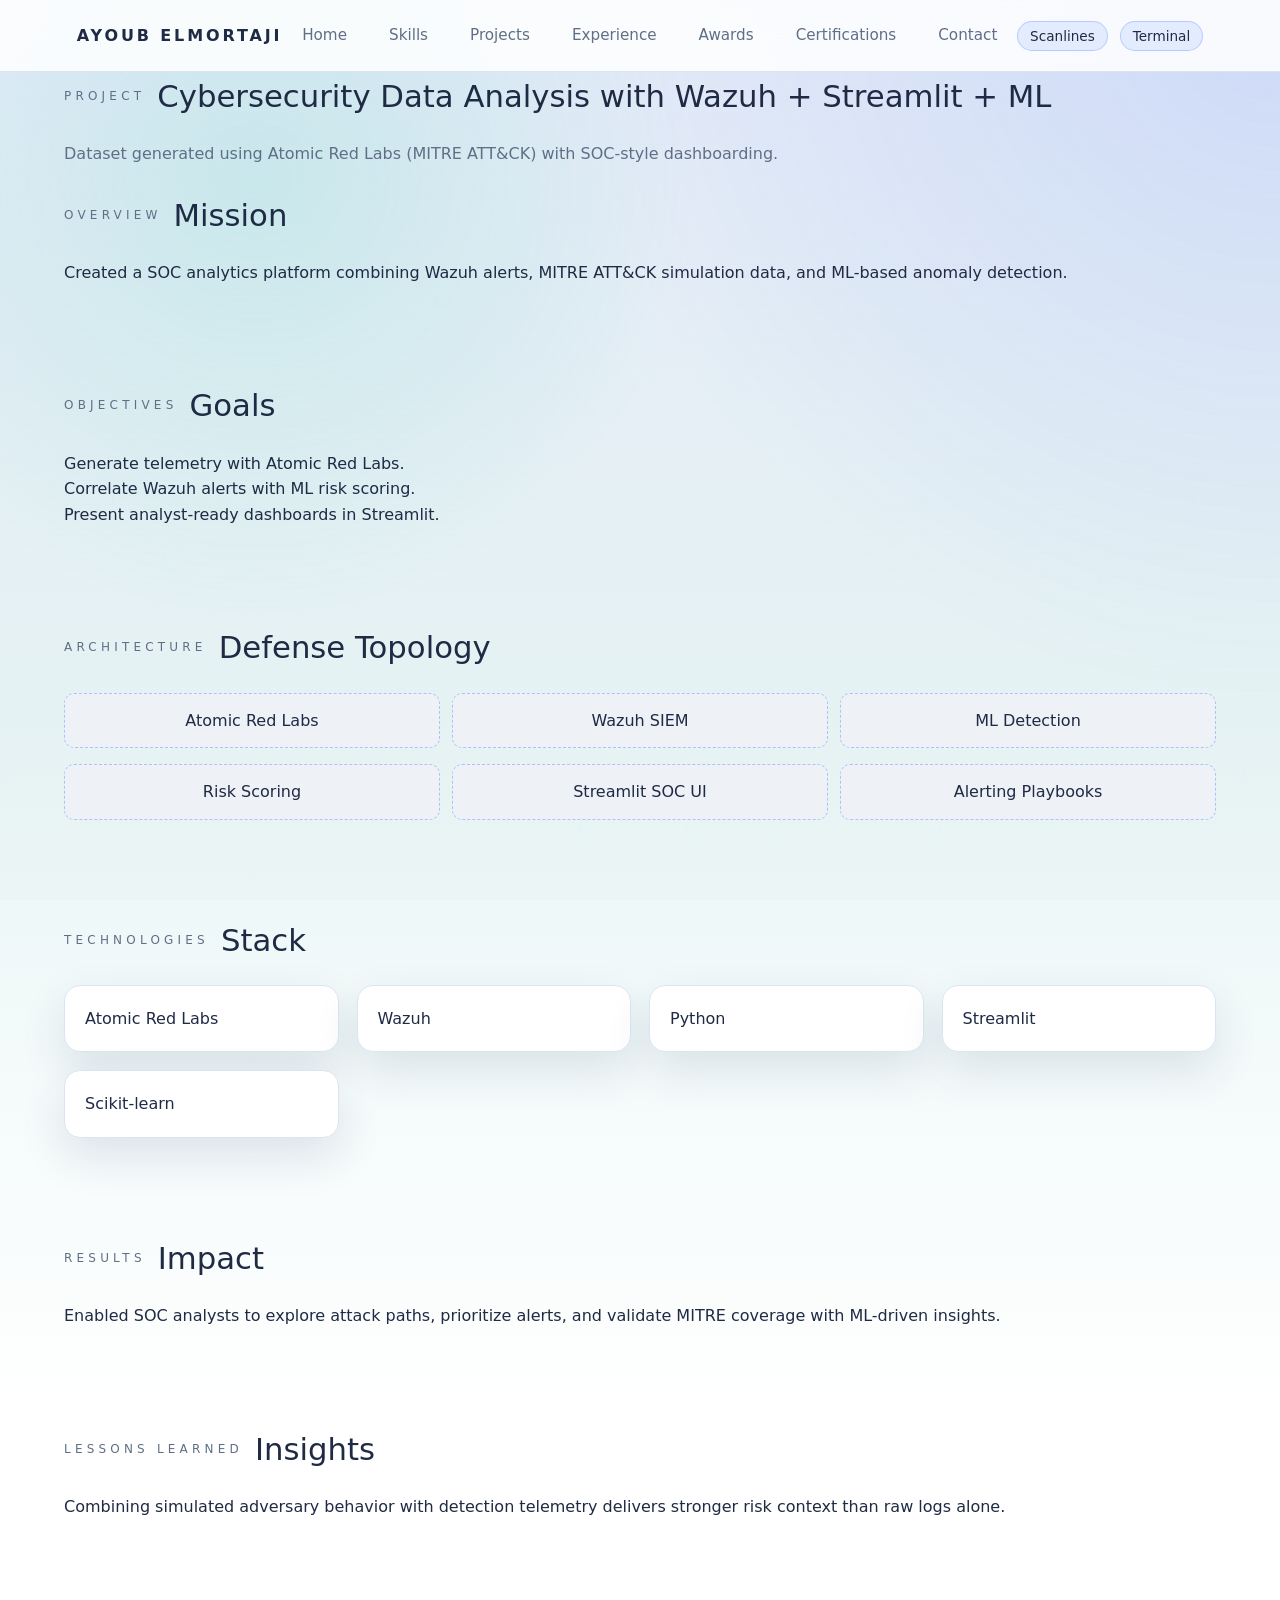
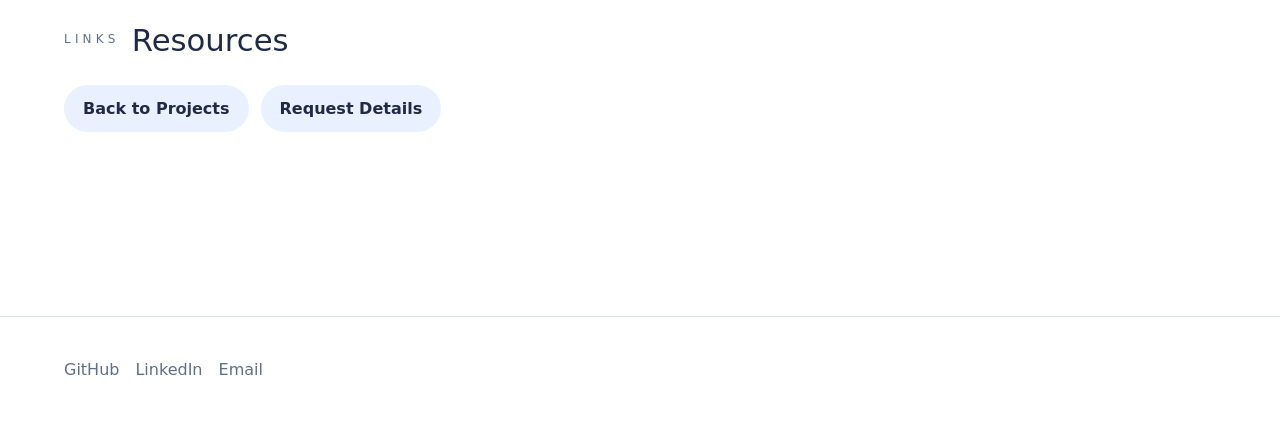
<file: project-wazuh-streamlit.html>
<!DOCTYPE html>
<html lang="en">
<head>
  <meta charset="UTF-8">
  <meta name="viewport" content="width=device-width, initial-scale=1.0">
  <meta name="description" content="Cybersecurity Data Analysis with Wazuh + Streamlit + ML case study by Ayoub ELMORTAJI.">
  <title>Wazuh + Streamlit + ML | Ayoub ELMORTAJI</title>
  <link rel="stylesheet" href="assets/css/style.css">
</head>
<body>
  <a class="skip-link" href="#main">Skip to content</a>
  <canvas class="canvas-layer" data-canvas aria-hidden="true"></canvas>
  <div class="scanlines" aria-hidden="true"></div>

  <header class="navbar">
    <div class="brand">Ayoub ELMORTAJI</div>
    <nav aria-label="Primary">
      <div class="nav-links">
        <a href="index.html">Home</a>
        <a href="skills.html">Skills</a>
        <a href="projects.html">Projects</a>
        <a href="experience.html">Experience</a>
        <a href="awards.html">Awards</a>
        <a href="certifications.html">Certifications</a>
        <a href="contact.html">Contact</a>
      </div>
    </nav>
    <div class="nav-actions">
      <button class="nav-toggle" type="button" data-nav-toggle aria-label="Toggle navigation" aria-expanded="false">Menu</button>
      <button class="toggle" type="button" data-scanlines-toggle aria-label="Toggle scanlines">Scanlines</button>
      <button class="toggle" type="button" data-terminal-toggle aria-label="Toggle terminal mode">Terminal</button>
    </div>
  </header>

  <main id="main" class="section">
    <div class="container">
      <div class="section-title"><span>Project</span> Cybersecurity Data Analysis with Wazuh + Streamlit + ML</div>
      <p class="muted">Dataset generated using Atomic Red Labs (MITRE ATT&CK) with SOC-style dashboarding.</p>

      <div class="section" style="padding-top: 24px;">
        <div class="section-title"><span>Overview</span> Mission</div>
        <p>Created a SOC analytics platform combining Wazuh alerts, MITRE ATT&CK simulation data, and ML-based anomaly detection.</p>
      </div>

      <div class="section" style="padding-top: 24px;">
        <div class="section-title"><span>Objectives</span> Goals</div>
        <ul>
          <li>Generate telemetry with Atomic Red Labs.</li>
          <li>Correlate Wazuh alerts with ML risk scoring.</li>
          <li>Present analyst-ready dashboards in Streamlit.</li>
        </ul>
      </div>

      <div class="section" style="padding-top: 24px;">
        <div class="section-title"><span>Architecture</span> Defense Topology</div>
        <div class="architecture">
          <div class="architecture-row">
            <div class="architecture-node">Atomic Red Labs</div>
            <div class="architecture-node">Wazuh SIEM</div>
            <div class="architecture-node">ML Detection</div>
          </div>
          <div class="architecture-row">
            <div class="architecture-node">Risk Scoring</div>
            <div class="architecture-node">Streamlit SOC UI</div>
            <div class="architecture-node">Alerting Playbooks</div>
          </div>
        </div>
      </div>

      <div class="section" style="padding-top: 24px;">
        <div class="section-title"><span>Technologies</span> Stack</div>
        <div class="card-grid">
          <div class="card">Atomic Red Labs</div>
          <div class="card">Wazuh</div>
          <div class="card">Python</div>
          <div class="card">Streamlit</div>
          <div class="card">Scikit-learn</div>
        </div>
      </div>

      <div class="section" style="padding-top: 24px;">
        <div class="section-title"><span>Results</span> Impact</div>
        <p>Enabled SOC analysts to explore attack paths, prioritize alerts, and validate MITRE coverage with ML-driven insights.</p>
      </div>

      <div class="section" style="padding-top: 24px;">
        <div class="section-title"><span>Lessons Learned</span> Insights</div>
        <p>Combining simulated adversary behavior with detection telemetry delivers stronger risk context than raw logs alone.</p>
      </div>

      <div class="section" style="padding-top: 24px;">
        <div class="section-title"><span>Links</span> Resources</div>
        <div class="cta-group">
          <a class="btn" href="projects.html">Back to Projects</a>
          <a class="btn" href="contact.html">Request Details</a>
        </div>
      </div>
    </div>
  </main>

  <footer class="footer">
    <div class="container footer-links">
      <a href="https://github.com/AyoubElmortaji" target="_blank" rel="noreferrer">GitHub</a>
      <a href="https://www.linkedin.com/in/ayoub-elmortaji-805ab1250" target="_blank" rel="noreferrer">LinkedIn</a>
      <a href="mailto:elmortaji.ayoub@ensam-casa.ma">Email</a>
    </div>
  </footer>

  <div class="terminal-overlay" role="dialog" aria-label="Terminal mode">
    <div class="terminal-header">
      Terminal Mode
      <span>ESC</span>
    </div>
    <div class="terminal-body" data-terminal-body></div>
    <div class="terminal-input">
      <span>&gt;</span>
      <input type="text" data-terminal-input aria-label="Terminal input" placeholder="Type a command">
    </div>
  </div>

  <div class="palette" role="dialog" aria-label="Command palette">
    <div class="palette-panel">
      <input type="text" data-palette-input placeholder="Type to navigate..." aria-label="Command palette input">
      <div class="palette-results" data-palette-results></div>
    </div>
  </div>

  <script src="assets/js/main.js"></script>
</body>
</html>
</file>
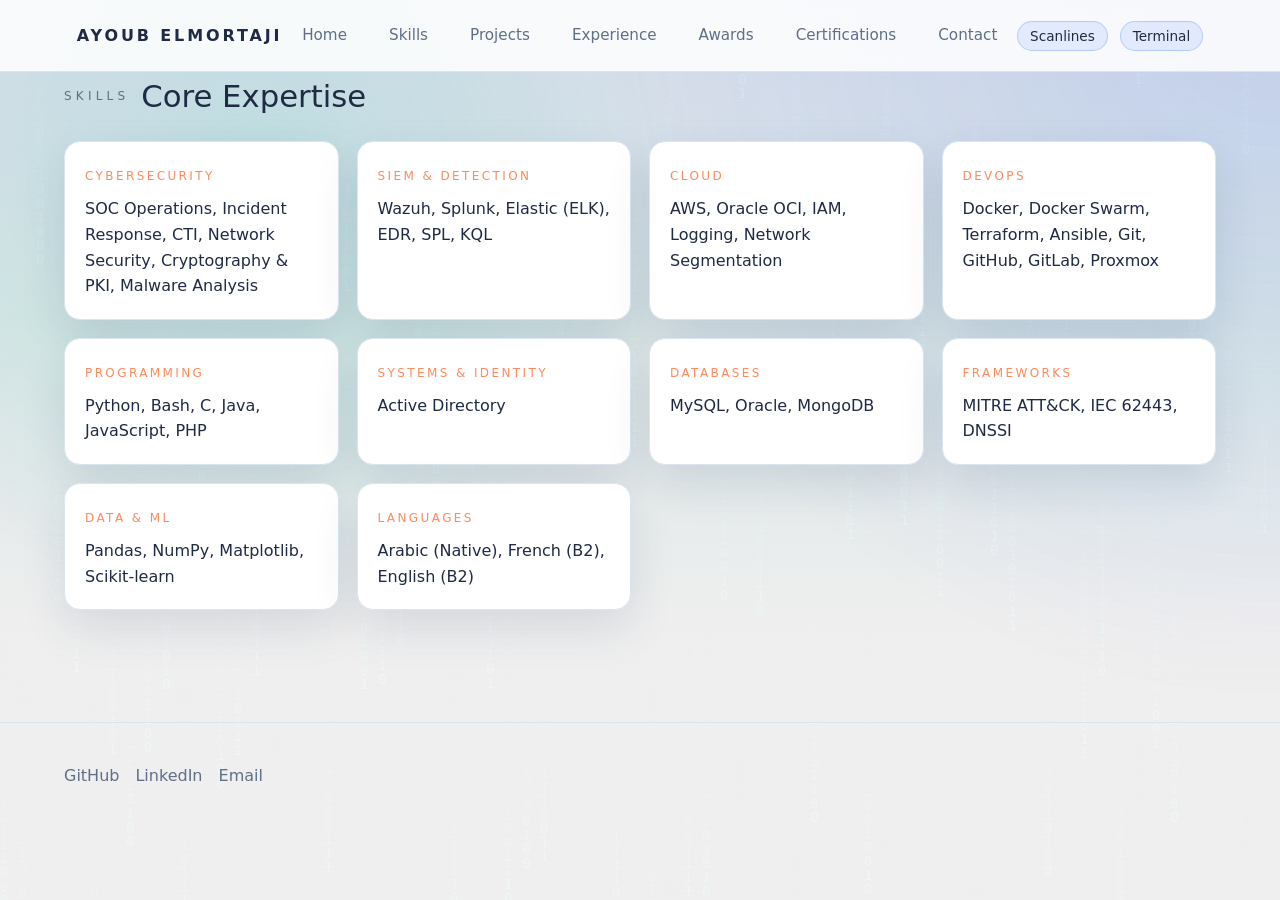
<file: skills.html>
<!DOCTYPE html>
<html lang="en">
<head>
  <meta charset="UTF-8">
  <meta name="viewport" content="width=device-width, initial-scale=1.0">
  <meta name="description" content="Skills and technical stack of Ayoub ELMORTAJI in cybersecurity and cloud computing.">
  <title>Skills | Ayoub ELMORTAJI</title>
  <link rel="stylesheet" href="assets/css/style.css">
</head>
<body>
  <a class="skip-link" href="#main">Skip to content</a>
  <canvas class="canvas-layer" data-canvas aria-hidden="true"></canvas>
  <div class="scanlines" aria-hidden="true"></div>

  <header class="navbar">
    <div class="brand">Ayoub ELMORTAJI</div>
    <nav aria-label="Primary">
      <div class="nav-links">
        <a href="index.html">Home</a>
        <a href="skills.html">Skills</a>
        <a href="projects.html">Projects</a>
        <a href="experience.html">Experience</a>
        <a href="awards.html">Awards</a>
        <a href="certifications.html">Certifications</a>
        <a href="contact.html">Contact</a>
      </div>
    </nav>
    <div class="nav-actions">
      <button class="nav-toggle" type="button" data-nav-toggle aria-label="Toggle navigation" aria-expanded="false">Menu</button>
      <button class="toggle" type="button" data-scanlines-toggle aria-label="Toggle scanlines">Scanlines</button>
      <button class="toggle" type="button" data-terminal-toggle aria-label="Toggle terminal mode">Terminal</button>
    </div>
  </header>

  <main id="main" class="section">
    <div class="container">
      <div class="section-title"><span>Skills</span> Core Expertise</div>
      <div class="card-grid">
        <article class="card">
          <div class="tag">Cybersecurity</div>
          <p>SOC Operations, Incident Response, CTI, Network Security, Cryptography & PKI, Malware Analysis</p>
        </article>
        <article class="card">
          <div class="tag">SIEM & Detection</div>
          <p>Wazuh, Splunk, Elastic (ELK), EDR, SPL, KQL</p>
        </article>
        <article class="card">
          <div class="tag">Cloud</div>
          <p>AWS, Oracle OCI, IAM, Logging, Network Segmentation</p>
        </article>
        <article class="card">
          <div class="tag">DevOps</div>
          <p>Docker, Docker Swarm, Terraform, Ansible, Git, GitHub, GitLab, Proxmox</p>
        </article>
        <article class="card">
          <div class="tag">Programming</div>
          <p>Python, Bash, C, Java, JavaScript, PHP</p>
        </article>
        <article class="card">
          <div class="tag">Systems & Identity</div>
          <p>Active Directory</p>
        </article>
        <article class="card">
          <div class="tag">Databases</div>
          <p>MySQL, Oracle, MongoDB</p>
        </article>
        <article class="card">
          <div class="tag">Frameworks</div>
          <p>MITRE ATT&CK, IEC 62443, DNSSI</p>
        </article>
        <article class="card">
          <div class="tag">Data & ML</div>
          <p>Pandas, NumPy, Matplotlib, Scikit-learn</p>
        </article>
        <article class="card">
          <div class="tag">Languages</div>
          <p>Arabic (Native), French (B2), English (B2)</p>
        </article>
      </div>
    </div>
  </main>

  <footer class="footer">
    <div class="container footer-links">
      <a href="https://github.com/AyoubElmortaji" target="_blank" rel="noreferrer">GitHub</a>
      <a href="https://www.linkedin.com/in/ayoub-elmortaji-805ab1250" target="_blank" rel="noreferrer">LinkedIn</a>
      <a href="mailto:elmortaji.ayoub@ensam-casa.ma">Email</a>
    </div>
  </footer>

  <div class="terminal-overlay" role="dialog" aria-label="Terminal mode">
    <div class="terminal-header">
      Terminal Mode
      <span>ESC</span>
    </div>
    <div class="terminal-body" data-terminal-body></div>
    <div class="terminal-input">
      <span>&gt;</span>
      <input type="text" data-terminal-input aria-label="Terminal input" placeholder="Type a command">
    </div>
  </div>

  <div class="palette" role="dialog" aria-label="Command palette">
    <div class="palette-panel">
      <input type="text" data-palette-input placeholder="Type to navigate..." aria-label="Command palette input">
      <div class="palette-results" data-palette-results></div>
    </div>
  </div>

  <script src="assets/js/main.js"></script>
</body>
</html>
</file>
<file: assets/css/style.css>
:root {
  --bg: #f7f8fb;
  --bg-alt: #ffffff;
  --surface: #eef2f7;
  --border: #dbe5f1;
  --text: #1f2a44;
  --muted: #5f6f86;
  --accent: #2f6bff;
  --accent-2: #3cd6b9;
  --accent-3: #ff8a5c;
  --shadow: 0 18px 45px rgba(33, 54, 99, 0.12);
  --radius-lg: 22px;
  --radius-md: 16px;
  --radius-sm: 10px;
  --nav-height: 72px;
}

* {
  box-sizing: border-box;
  margin: 0;
  padding: 0;
}

html {
  scroll-behavior: smooth;
}

body {
  font-family: system-ui, -apple-system, BlinkMacSystemFont, "Segoe UI", sans-serif;
  background: linear-gradient(180deg, rgba(47, 107, 255, 0.08), rgba(60, 214, 185, 0.08) 35%, rgba(255, 255, 255, 1) 70%),
    var(--bg);
  color: var(--text);
  min-height: 100vh;
  line-height: 1.6;
  position: relative;
}

body::before {
  content: "";
  position: fixed;
  inset: 0;
  background: radial-gradient(circle at top right, rgba(47, 107, 255, 0.12), transparent 45%),
    radial-gradient(circle at 20% 20%, rgba(60, 214, 185, 0.16), transparent 35%);
  pointer-events: none;
  z-index: 0;
}

img {
  max-width: 100%;
  display: block;
}

a {
  color: inherit;
  text-decoration: none;
}

ul {
  list-style: none;
}

button,
input,
textarea {
  font-family: inherit;
  color: inherit;
}

.muted {
  color: var(--muted);
}

.skip-link {
  position: absolute;
  left: -999px;
  top: auto;
  width: 1px;
  height: 1px;
  overflow: hidden;
}

.skip-link:focus {
  left: 16px;
  top: 16px;
  width: auto;
  height: auto;
  padding: 8px 12px;
  background: var(--accent);
  color: #ffffff;
  border-radius: var(--radius-sm);
  z-index: 1000;
}

.navbar {
  position: fixed;
  top: 0;
  left: 0;
  right: 0;
  height: var(--nav-height);
  display: flex;
  align-items: center;
  justify-content: space-between;
  padding: 0 6vw;
  background: rgba(255, 255, 255, 0.85);
  border-bottom: 1px solid var(--border);
  backdrop-filter: blur(16px);
  z-index: 120;
}

.brand {
  font-weight: 700;
  font-size: 1rem;
  letter-spacing: 0.18em;
  text-transform: uppercase;
}

.nav-links {
  display: flex;
  gap: 18px;
}

.nav-links a {
  font-size: 0.95rem;
  color: var(--muted);
  padding: 8px 12px;
  border-radius: 999px;
  transition: all 0.2s ease;
}

.nav-links a:hover,
.nav-links a:focus {
  color: var(--text);
  background: rgba(47, 107, 255, 0.12);
}

.nav-actions {
  display: flex;
  align-items: center;
  gap: 12px;
}

.nav-toggle {
  display: none;
  background: rgba(47, 107, 255, 0.12);
  border: 1px solid rgba(47, 107, 255, 0.3);
  padding: 8px 14px;
  border-radius: 999px;
  font-size: 0.85rem;
  cursor: pointer;
}

.toggle {
  background: rgba(47, 107, 255, 0.1);
  border: 1px solid rgba(47, 107, 255, 0.25);
  padding: 6px 12px;
  border-radius: 999px;
  cursor: pointer;
  font-size: 0.85rem;
  transition: all 0.2s ease;
}

.toggle:hover,
.toggle:focus {
  box-shadow: 0 10px 20px rgba(47, 107, 255, 0.18);
}

main {
  padding-top: calc(var(--nav-height) + 32px);
  position: relative;
  z-index: 10;
}

.container {
  width: min(1180px, 90vw);
  margin: 0 auto;
}

.section {
  padding: 72px 0;
}

.section-title {
  font-size: clamp(1.7rem, 2.4vw, 2.4rem);
  margin-bottom: 20px;
  display: flex;
  flex-wrap: wrap;
  align-items: center;
  gap: 12px;
}

.section-title span {
  font-size: 0.75rem;
  color: var(--muted);
  text-transform: uppercase;
  letter-spacing: 0.35em;
}

.hero {
  display: grid;
  grid-template-columns: repeat(auto-fit, minmax(280px, 1fr));
  gap: 32px;
  align-items: center;
  padding: 80px 0 48px;
}

.hero-card {
  background: var(--bg-alt);
  border: 1px solid var(--border);
  padding: 34px;
  border-radius: var(--radius-lg);
  box-shadow: var(--shadow);
}

.hero-title {
  font-size: clamp(2.2rem, 3.8vw, 3.4rem);
  line-height: 1.1;
  margin-bottom: 16px;
}

.glitch::before,
.glitch::after {
  content: "";
  display: none;
}

.hero-subtitle {
  color: var(--muted);
  margin-bottom: 24px;
}

.cta-group {
  display: flex;
  flex-wrap: wrap;
  gap: 12px;
}

.btn {
  display: inline-flex;
  align-items: center;
  justify-content: center;
  gap: 8px;
  padding: 10px 18px;
  border-radius: 999px;
  border: 1px solid transparent;
  background: rgba(47, 107, 255, 0.1);
  color: var(--text);
  font-weight: 600;
  transition: all 0.25s ease;
}

.btn.primary {
  background: linear-gradient(120deg, rgba(47, 107, 255, 0.9), rgba(60, 214, 185, 0.9));
  border: 1px solid rgba(47, 107, 255, 0.4);
  color: #ffffff;
}

.btn:hover,
.btn:focus {
  transform: translateY(-2px);
  box-shadow: 0 12px 24px rgba(47, 107, 255, 0.18);
}

.hero-metrics {
  display: grid;
  grid-template-columns: repeat(auto-fit, minmax(150px, 1fr));
  gap: 16px;
  margin-top: 24px;
}

.metric {
  background: var(--surface);
  border: 1px solid var(--border);
  padding: 16px;
  border-radius: var(--radius-md);
  text-align: left;
}

.metric h3 {
  font-size: 1.3rem;
}

.card-grid {
  display: grid;
  gap: 18px;
  grid-template-columns: repeat(auto-fit, minmax(240px, 1fr));
}

.card {
  background: var(--bg-alt);
  border: 1px solid var(--border);
  border-radius: var(--radius-md);
  padding: 20px;
  box-shadow: var(--shadow);
  transition: transform 0.25s ease, border 0.25s ease;
}

.card:hover {
  transform: translateY(-4px);
  border-color: rgba(47, 107, 255, 0.35);
}

.card .tag {
  display: inline-block;
  margin-bottom: 10px;
  font-size: 0.75rem;
  letter-spacing: 0.2em;
  text-transform: uppercase;
  color: var(--accent-3);
}

.badge {
  display: inline-flex;
  align-items: center;
  gap: 8px;
  padding: 8px 14px;
  border-radius: 999px;
  border: 1px solid rgba(47, 107, 255, 0.2);
  background: rgba(47, 107, 255, 0.08);
  font-size: 0.85rem;
}

.timeline {
  display: grid;
  gap: 24px;
}

.timeline-item {
  padding: 22px;
  border-left: 3px solid rgba(47, 107, 255, 0.45);
  background: var(--bg-alt);
  border-radius: var(--radius-md);
  box-shadow: var(--shadow);
}

.project-search {
  display: flex;
  flex-wrap: wrap;
  gap: 12px;
  align-items: center;
  margin-bottom: 24px;
}

.input {
  flex: 1;
  min-width: 200px;
  padding: 10px 14px;
  border-radius: var(--radius-sm);
  border: 1px solid var(--border);
  background: var(--bg-alt);
}

.filters {
  display: flex;
  flex-wrap: wrap;
  gap: 8px;
}

.filter-btn {
  padding: 8px 14px;
  border-radius: 999px;
  border: 1px solid var(--border);
  background: var(--bg-alt);
  cursor: pointer;
  transition: all 0.25s ease;
  font-size: 0.85rem;
}

.filter-btn.active {
  background: rgba(47, 107, 255, 0.18);
  color: var(--text);
  box-shadow: 0 8px 18px rgba(47, 107, 255, 0.18);
}

.footer {
  padding: 40px 0;
  border-top: 1px solid var(--border);
  margin-top: 40px;
  position: relative;
  z-index: 10;
}

.footer-links {
  display: flex;
  gap: 16px;
  flex-wrap: wrap;
  color: var(--muted);
}

.scanlines {
  position: fixed;
  inset: 0;
  pointer-events: none;
  background: repeating-linear-gradient(
    to bottom,
    rgba(0, 0, 0, 0.03),
    rgba(0, 0, 0, 0.03) 1px,
    transparent 1px,
    transparent 6px
  );
  mix-blend-mode: multiply;
  opacity: 0.12;
  z-index: 5;
}

.scanlines.hidden {
  opacity: 0;
}

.terminal-overlay {
  position: fixed;
  right: 24px;
  bottom: 24px;
  width: min(360px, 85vw);
  background: var(--bg-alt);
  border: 1px solid var(--border);
  border-radius: var(--radius-md);
  box-shadow: var(--shadow);
  z-index: 140;
  display: none;
  flex-direction: column;
}

.terminal-overlay.active {
  display: flex;
}

.terminal-header {
  padding: 12px 16px;
  border-bottom: 1px solid var(--border);
  font-weight: 600;
  display: flex;
  justify-content: space-between;
  align-items: center;
}

.terminal-body {
  padding: 12px 16px;
  max-height: 220px;
  overflow-y: auto;
  font-size: 0.85rem;
  color: var(--muted);
}

.terminal-input {
  display: flex;
  align-items: center;
  gap: 8px;
  padding: 12px 16px;
  border-top: 1px solid var(--border);
}

.terminal-input input {
  background: transparent;
  border: none;
  outline: none;
  flex: 1;
}

.palette {
  position: fixed;
  inset: 0;
  background: rgba(31, 42, 68, 0.2);
  display: none;
  align-items: center;
  justify-content: center;
  z-index: 150;
}

.palette.active {
  display: flex;
}

.palette-panel {
  width: min(520px, 90vw);
  background: var(--bg-alt);
  border: 1px solid var(--border);
  border-radius: var(--radius-md);
  box-shadow: var(--shadow);
  padding: 18px;
}

.palette-panel input {
  width: 100%;
  padding: 10px 14px;
  border-radius: var(--radius-sm);
  border: 1px solid var(--border);
  background: #ffffff;
  margin-bottom: 12px;
}

.palette-results {
  display: grid;
  gap: 8px;
}

.palette-results button {
  background: var(--surface);
  border: 1px solid var(--border);
  padding: 10px 12px;
  border-radius: var(--radius-sm);
  text-align: left;
  cursor: pointer;
}

.canvas-layer {
  position: fixed;
  inset: 0;
  z-index: 1;
  pointer-events: none;
  opacity: 0.08;
}

.hero-visual {
  position: relative;
  padding: 30px;
  border-radius: var(--radius-lg);
  border: 1px solid var(--border);
  background: linear-gradient(160deg, rgba(255, 255, 255, 0.95), rgba(238, 242, 247, 0.95));
  box-shadow: var(--shadow);
}

.hero-visual ul {
  display: grid;
  gap: 12px;
}

.hero-visual li {
  display: flex;
  align-items: center;
  gap: 12px;
}

.hero-visual span {
  color: var(--accent);
  font-size: 0.85rem;
  letter-spacing: 0.2em;
}

.architecture {
  display: grid;
  gap: 16px;
}

.architecture-row {
  display: grid;
  grid-template-columns: repeat(auto-fit, minmax(160px, 1fr));
  gap: 12px;
}

.architecture-node {
  padding: 14px;
  border: 1px dashed rgba(47, 107, 255, 0.35);
  border-radius: var(--radius-sm);
  text-align: center;
  background: var(--surface);
}

.form {
  display: grid;
  gap: 12px;
}

.form textarea {
  min-height: 120px;
  resize: vertical;
}

.copy-btn {
  padding: 8px 12px;
  border-radius: 999px;
  border: 1px solid rgba(47, 107, 255, 0.3);
  background: rgba(47, 107, 255, 0.08);
  cursor: pointer;
  font-size: 0.8rem;
}

@media (max-width: 880px) {
  .nav-links {
    position: fixed;
    top: calc(var(--nav-height) + 10px);
    right: 16px;
    left: 16px;
    background: rgba(255, 255, 255, 0.96);
    border: 1px solid var(--border);
    border-radius: var(--radius-md);
    padding: 18px;
    display: grid;
    gap: 8px;
    transform: translateY(-12px);
    opacity: 0;
    pointer-events: none;
    transition: all 0.25s ease;
  }

  body.nav-open .nav-links {
    transform: translateY(0);
    opacity: 1;
    pointer-events: auto;
  }

  .nav-links a {
    padding: 12px 14px;
    border-radius: var(--radius-sm);
    background: rgba(47, 107, 255, 0.08);
  }

  .nav-toggle {
    display: inline-flex;
    align-items: center;
    justify-content: center;
  }

  .hero {
    padding-top: 40px;
  }

  .hero-metrics {
    grid-template-columns: repeat(auto-fit, minmax(140px, 1fr));
  }
}

@media (prefers-reduced-motion: reduce) {
  * {
    animation: none !important;
    transition: none !important;
  }
}
</file>
